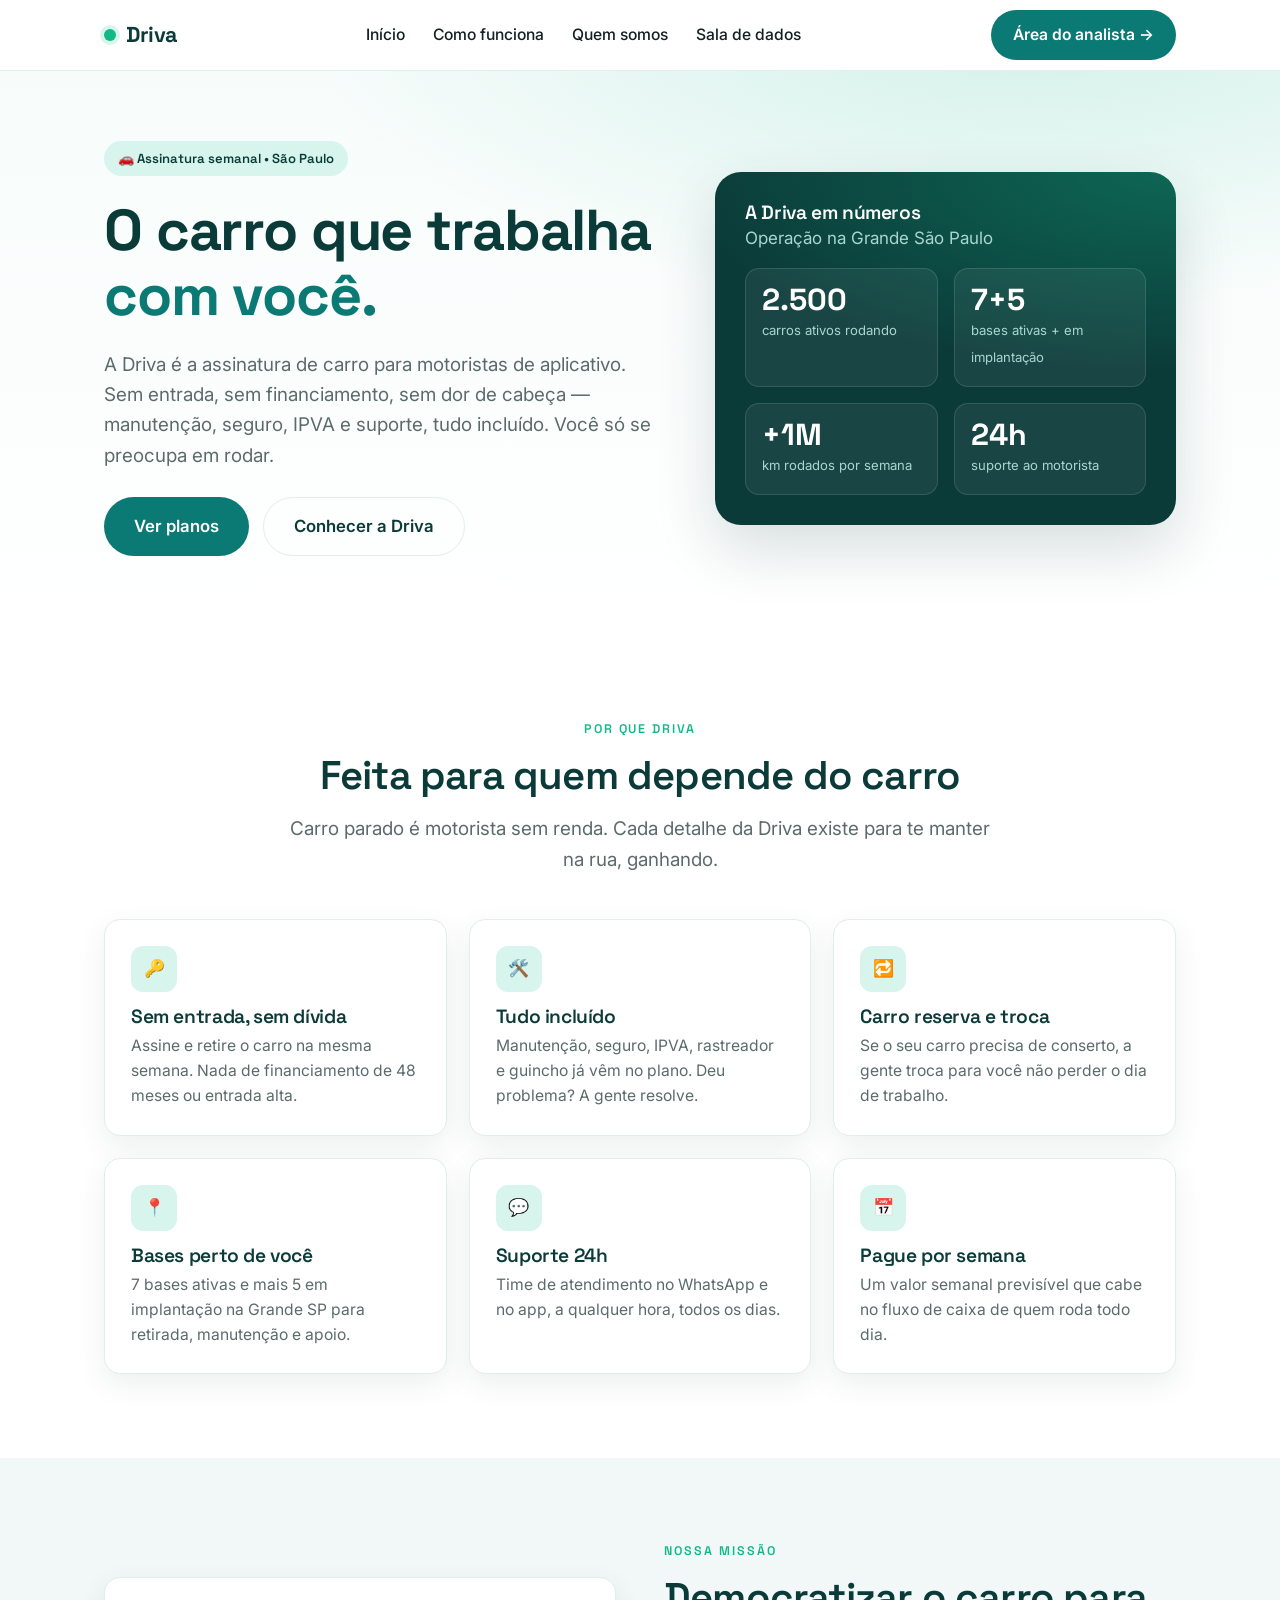
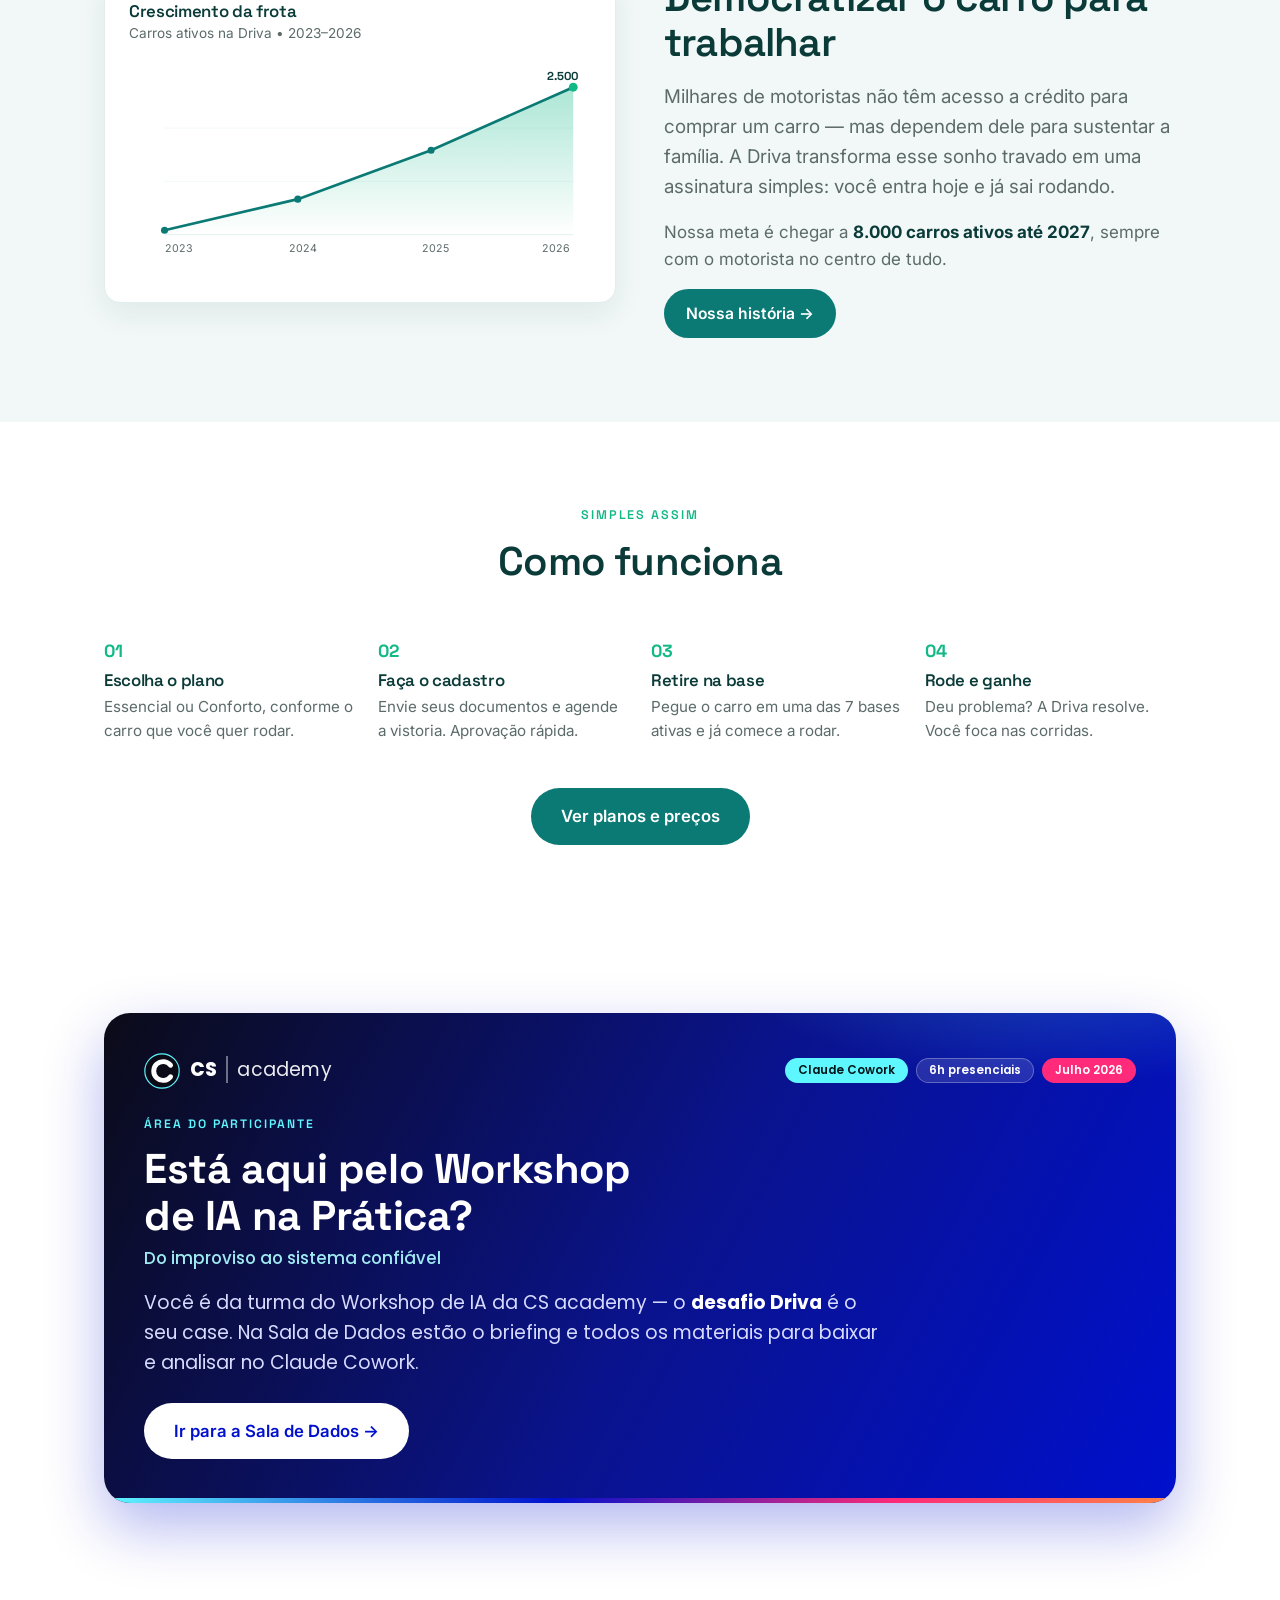
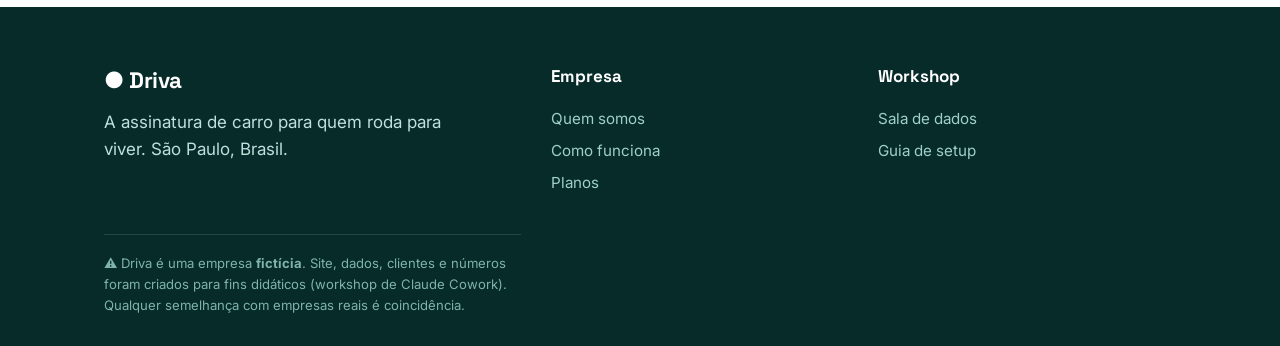
<file: index.html>
<!DOCTYPE html>
<html lang="pt-BR">
<head>
<meta charset="UTF-8">
<meta name="viewport" content="width=device-width, initial-scale=1.0">
<title>Driva — Assinatura de carro para quem roda</title>
<meta name="description" content="Driva: assinatura semanal de carros para motoristas de aplicativo em São Paulo. Sem entrada, tudo incluído.">
<link rel="icon" href="assets/favicon.svg" type="image/svg+xml">
<link rel="preconnect" href="https://fonts.googleapis.com">
<link rel="preconnect" href="https://fonts.gstatic.com" crossorigin>
<link href="https://fonts.googleapis.com/css2?family=Inter:wght@400;500;600;700&family=Space+Grotesk:wght@500;600;700&family=Poppins:wght@400;500;600;700;800&display=swap" rel="stylesheet">
<link rel="stylesheet" href="assets/css/style.css">
<link rel="stylesheet" href="assets/css/cxacademy.css">
</head>
<body>

<nav class="nav">
  <div class="wrap">
    <a class="brand" href="index.html"><span class="dot"></span>Driva</a>
    <div class="nav-links">
      <a href="index.html">Início</a>
      <a href="como-funciona.html">Como funciona</a>
      <a href="quem-somos.html">Quem somos</a>
      <a href="sala-de-dados.html">Sala de dados</a>
    </div>
    <a class="btn" href="sala-de-dados.html">Área do analista →</a>
  </div>
</nav>

<header class="hero">
  <div class="wrap">
    <div>
      <span class="badge">🚗 Assinatura semanal • São Paulo</span>
      <h1>O carro que trabalha <span>com você.</span></h1>
      <p class="lead">A Driva é a assinatura de carro para motoristas de aplicativo. Sem entrada, sem financiamento, sem dor de cabeça — manutenção, seguro, IPVA e suporte, tudo incluído. Você só se preocupa em rodar.</p>
      <div class="cta">
        <a class="btn big" href="como-funciona.html">Ver planos</a>
        <a class="btn big ghost" href="quem-somos.html">Conhecer a Driva</a>
      </div>
    </div>
    <div class="hero-card">
      <h3>A Driva em números</h3>
      <p style="color:#A9D6D0;margin-top:-6px">Operação na Grande São Paulo</p>
      <div class="stat-grid">
        <div class="stat"><b>2.500</b><span>carros ativos rodando</span></div>
        <div class="stat"><b>7+5</b><span>bases ativas + em implantação</span></div>
        <div class="stat"><b>+1M</b><span>km rodados por semana</span></div>
        <div class="stat"><b>24h</b><span>suporte ao motorista</span></div>
      </div>
    </div>
  </div>
</header>

<section class="section">
  <div class="wrap">
    <div class="center" style="margin-bottom:44px">
      <p class="eyebrow">Por que Driva</p>
      <h2>Feita para quem depende do carro</h2>
      <p class="lead">Carro parado é motorista sem renda. Cada detalhe da Driva existe para te manter na rua, ganhando.</p>
    </div>
    <div class="grid g3">
      <div class="card"><div class="ic">🔑</div><h3>Sem entrada, sem dívida</h3><p>Assine e retire o carro na mesma semana. Nada de financiamento de 48 meses ou entrada alta.</p></div>
      <div class="card"><div class="ic">🛠️</div><h3>Tudo incluído</h3><p>Manutenção, seguro, IPVA, rastreador e guincho já vêm no plano. Deu problema? A gente resolve.</p></div>
      <div class="card"><div class="ic">🔁</div><h3>Carro reserva e troca</h3><p>Se o seu carro precisa de conserto, a gente troca para você não perder o dia de trabalho.</p></div>
      <div class="card"><div class="ic">📍</div><h3>Bases perto de você</h3><p>7 bases ativas e mais 5 em implantação na Grande SP para retirada, manutenção e apoio.</p></div>
      <div class="card"><div class="ic">💬</div><h3>Suporte 24h</h3><p>Time de atendimento no WhatsApp e no app, a qualquer hora, todos os dias.</p></div>
      <div class="card"><div class="ic">📅</div><h3>Pague por semana</h3><p>Um valor semanal previsível que cabe no fluxo de caixa de quem roda todo dia.</p></div>
    </div>
  </div>
</section>

<section class="section soft">
  <div class="wrap">
    <div class="grid g2" style="align-items:center;gap:48px">
      <div class="chartcard">
        <h3>Crescimento da frota</h3>
        <p class="cap">Carros ativos na Driva • 2023–2026</p>
        <svg viewBox="0 0 520 240" width="100%" role="img" aria-label="Gráfico de crescimento da frota">
          <defs><linearGradient id="ga" x1="0" x2="0" y1="0" y2="1">
            <stop offset="0" stop-color="#12B886" stop-opacity="0.35"/><stop offset="1" stop-color="#12B886" stop-opacity="0"/>
          </linearGradient></defs>
          <line x1="40" y1="200" x2="500" y2="200" stroke="#E1EEEC"/>
          <line x1="40" y1="140" x2="500" y2="140" stroke="#F1F8F7"/>
          <line x1="40" y1="80" x2="500" y2="80" stroke="#F1F8F7"/>
          <path d="M40 195 L190 160 L340 105 L500 34 L500 200 L40 200 Z" fill="url(#ga)"/>
          <path d="M40 195 L190 160 L340 105 L500 34" fill="none" stroke="#0B7A75" stroke-width="3" stroke-linecap="round"/>
          <circle cx="40" cy="195" r="4" fill="#0B7A75"/><circle cx="190" cy="160" r="4" fill="#0B7A75"/>
          <circle cx="340" cy="105" r="4" fill="#0B7A75"/><circle cx="500" cy="34" r="5" fill="#12B886"/>
          <text x="40" y="220" fill="#5C6B6A" font-size="12" font-family="Inter">2023</text>
          <text x="180" y="220" fill="#5C6B6A" font-size="12" font-family="Inter">2024</text>
          <text x="330" y="220" fill="#5C6B6A" font-size="12" font-family="Inter">2025</text>
          <text x="465" y="220" fill="#5C6B6A" font-size="12" font-family="Inter">2026</text>
          <text x="470" y="26" fill="#0B3B39" font-size="13" font-weight="700" font-family="Space Grotesk">2.500</text>
        </svg>
      </div>
      <div>
        <p class="eyebrow">Nossa missão</p>
        <h2>Democratizar o carro para trabalhar</h2>
        <p class="lead">Milhares de motoristas não têm acesso a crédito para comprar um carro — mas dependem dele para sustentar a família. A Driva transforma esse sonho travado em uma assinatura simples: você entra hoje e já sai rodando.</p>
        <p style="color:var(--muted)">Nossa meta é chegar a <b style="color:var(--teal-dark)">8.000 carros ativos até 2027</b>, sempre com o motorista no centro de tudo.</p>
        <a class="btn" href="quem-somos.html">Nossa história →</a>
      </div>
    </div>
  </div>
</section>

<section class="section">
  <div class="wrap">
    <div class="center" style="margin-bottom:44px">
      <p class="eyebrow">Simples assim</p>
      <h2>Como funciona</h2>
    </div>
    <div class="steps">
      <div class="step"><div class="n"></div><h3>Escolha o plano</h3><p>Essencial ou Conforto, conforme o carro que você quer rodar.</p></div>
      <div class="step"><div class="n"></div><h3>Faça o cadastro</h3><p>Envie seus documentos e agende a vistoria. Aprovação rápida.</p></div>
      <div class="step"><div class="n"></div><h3>Retire na base</h3><p>Pegue o carro em uma das 7 bases ativas e já comece a rodar.</p></div>
      <div class="step"><div class="n"></div><h3>Rode e ganhe</h3><p>Deu problema? A Driva resolve. Você foca nas corridas.</p></div>
    </div>
    <div class="center" style="margin-top:44px">
      <a class="btn big" href="como-funciona.html">Ver planos e preços</a>
    </div>
  </div>
</section>

<section class="section">
  <div class="wrap">
    <div class="cxa-band">
      <div class="cxa-top">
        <span class="cxa-logo">
          <svg viewBox="0 0 44 44" fill="none" xmlns="http://www.w3.org/2000/svg" aria-hidden="true">
            <circle cx="22" cy="22" r="21" fill="#0B0B18" stroke="#5FF7FF" stroke-width="1.4"/>
            <path d="M32.5 15 A11.5 11.5 0 1 0 32.5 29" fill="none" stroke="#fff" stroke-width="6" stroke-linecap="round"/>
          </svg>
          <span class="wm">CS<span class="lt">academy</span></span>
        </span>
        <div class="cxa-pills">
          <span class="pill pill-cyan">Claude Cowork</span>
          <span class="pill pill-ghost">6h presenciais</span>
          <span class="pill pill-mag">Julho 2026</span>
        </div>
      </div>
      <p class="eyebrow">Área do participante</p>
      <h2>Está aqui pelo Workshop de IA na Prática?</h2>
      <p class="cxa-tag">Do improviso ao sistema confiável</p>
      <p class="lead">Você é da turma do Workshop de IA da CS academy — o <b style="color:#fff">desafio Driva</b> é o seu case. Na Sala de Dados estão o briefing e todos os materiais para baixar e analisar no Claude Cowork.</p>
      <a class="btn big light" href="sala-de-dados.html">Ir para a Sala de Dados →</a>
      <span class="cxa-accent"></span>
    </div>
  </div>
</section>

<footer class="foot">
  <div class="wrap">
    <div>
      <div class="brand" style="font-family:var(--display);font-weight:700;font-size:1.4rem">● Driva</div>
      <p style="max-width:34ch;margin-top:10px">A assinatura de carro para quem roda para viver. São Paulo, Brasil.</p>
    </div>
    <div><h4>Empresa</h4><a href="quem-somos.html">Quem somos</a><a href="como-funciona.html">Como funciona</a><a href="como-funciona.html">Planos</a></div>
    <div><h4>Workshop</h4><a href="sala-de-dados.html">Sala de dados</a><a href="setup.html">Guia de setup</a></div>
  </div>
  <div class="wrap"><div class="disc">⚠️ Driva é uma empresa <b>fictícia</b>. Site, dados, clientes e números foram criados para fins didáticos (workshop de Claude Cowork). Qualquer semelhança com empresas reais é coincidência.</div></div>
</footer>

</body>
</html>
</file>
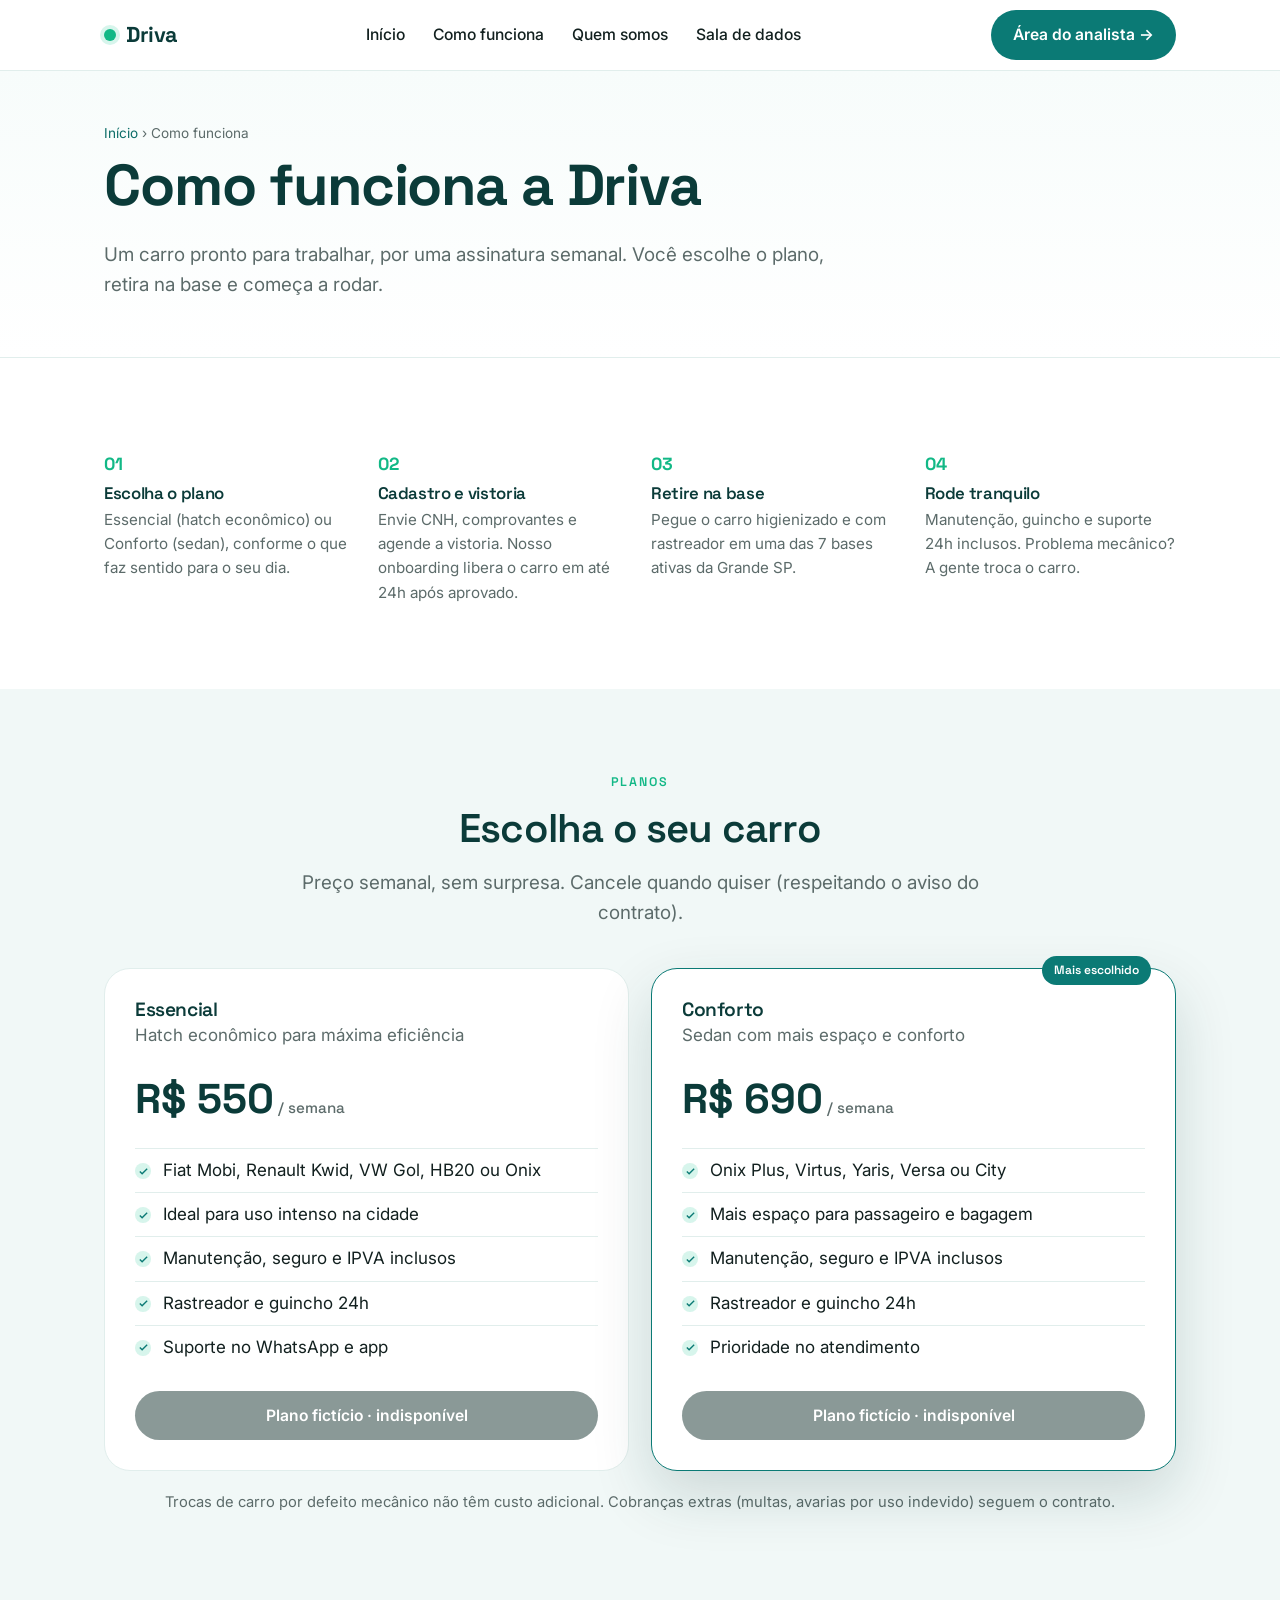
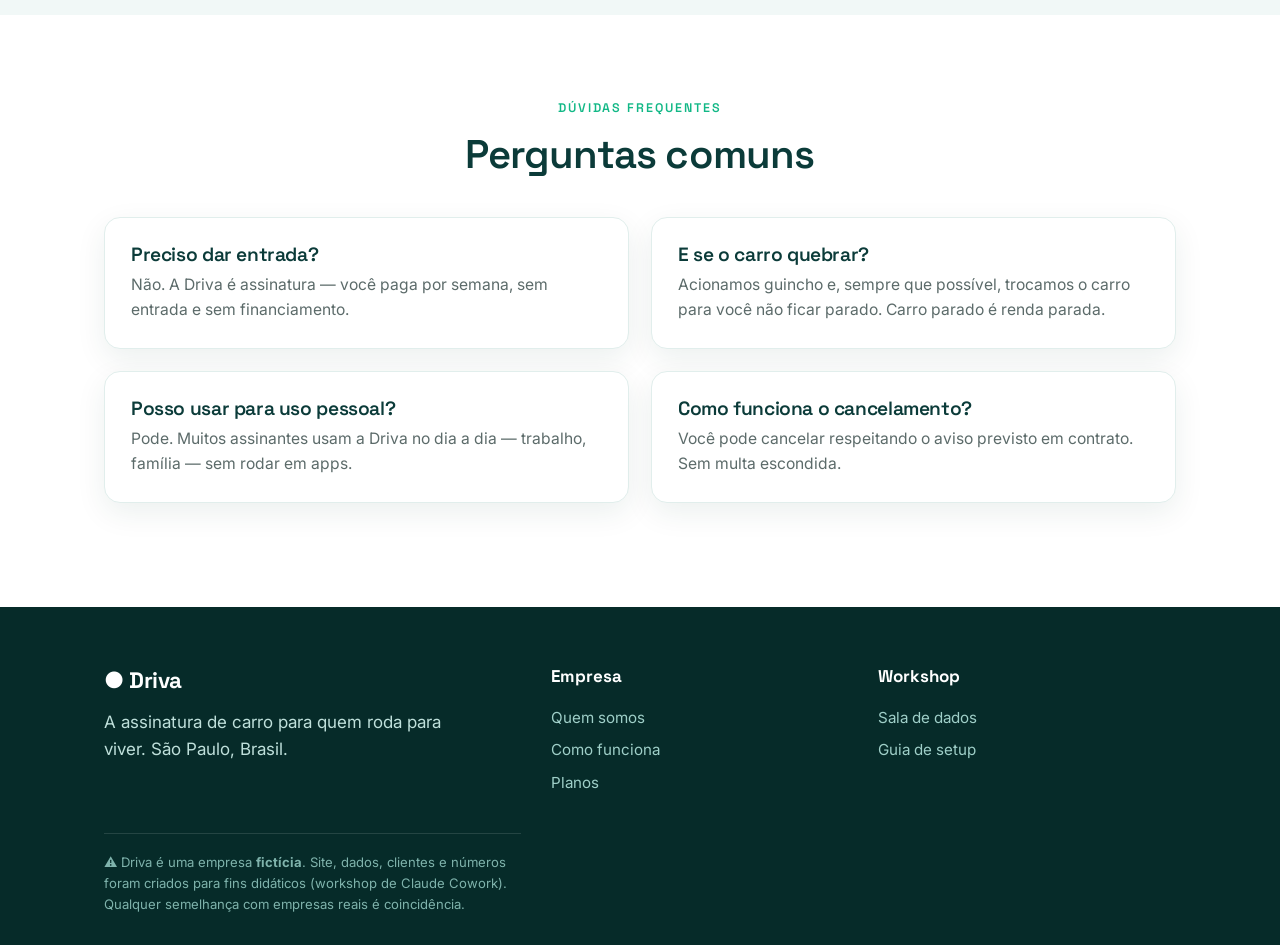
<file: como-funciona.html>
<!DOCTYPE html>
<html lang="pt-BR">
<head>
<meta charset="UTF-8">
<meta name="viewport" content="width=device-width, initial-scale=1.0">
<title>Como funciona e planos — Driva</title>
<link rel="icon" href="assets/favicon.svg" type="image/svg+xml">
<link rel="preconnect" href="https://fonts.googleapis.com">
<link rel="preconnect" href="https://fonts.gstatic.com" crossorigin>
<link href="https://fonts.googleapis.com/css2?family=Inter:wght@400;500;600;700&family=Space+Grotesk:wght@500;600;700&display=swap" rel="stylesheet">
<link rel="stylesheet" href="assets/css/style.css">
</head>
<body>

<nav class="nav">
  <div class="wrap">
    <a class="brand" href="index.html"><span class="dot"></span>Driva</a>
    <div class="nav-links">
      <a href="index.html">Início</a>
      <a href="como-funciona.html">Como funciona</a>
      <a href="quem-somos.html">Quem somos</a>
      <a href="sala-de-dados.html">Sala de dados</a>
    </div>
    <a class="btn" href="sala-de-dados.html">Área do analista →</a>
  </div>
</nav>

<header class="phead">
  <div class="wrap">
    <p class="crumb"><a href="index.html">Início</a> › Como funciona</p>
    <h1>Como funciona a Driva</h1>
    <p class="lead">Um carro pronto para trabalhar, por uma assinatura semanal. Você escolhe o plano, retira na base e começa a rodar.</p>
  </div>
</header>

<section class="section">
  <div class="wrap">
    <div class="steps">
      <div class="step"><div class="n"></div><h3>Escolha o plano</h3><p>Essencial (hatch econômico) ou Conforto (sedan), conforme o que faz sentido para o seu dia.</p></div>
      <div class="step"><div class="n"></div><h3>Cadastro e vistoria</h3><p>Envie CNH, comprovantes e agende a vistoria. Nosso onboarding libera o carro em até 24h após aprovado.</p></div>
      <div class="step"><div class="n"></div><h3>Retire na base</h3><p>Pegue o carro higienizado e com rastreador em uma das 7 bases ativas da Grande SP.</p></div>
      <div class="step"><div class="n"></div><h3>Rode tranquilo</h3><p>Manutenção, guincho e suporte 24h inclusos. Problema mecânico? A gente troca o carro.</p></div>
    </div>
  </div>
</section>

<section class="section soft">
  <div class="wrap">
    <div class="center" style="margin-bottom:40px">
      <p class="eyebrow">Planos</p>
      <h2>Escolha o seu carro</h2>
      <p class="lead" style="margin-inline:auto">Preço semanal, sem surpresa. Cancele quando quiser (respeitando o aviso do contrato).</p>
    </div>
    <div class="price">
      <div class="plan">
        <h3>Essencial</h3>
        <p style="color:var(--muted);margin-top:-6px">Hatch econômico para máxima eficiência</p>
        <div class="amt">R$ 550<small> / semana</small></div>
        <ul>
          <li>Fiat Mobi, Renault Kwid, VW Gol, HB20 ou Onix</li>
          <li>Ideal para uso intenso na cidade</li>
          <li>Manutenção, seguro e IPVA inclusos</li>
          <li>Rastreador e guincho 24h</li>
          <li>Suporte no WhatsApp e app</li>
        </ul>
        <span class="btn disabled" style="margin-top:22px;width:100%;justify-content:center" aria-disabled="true">Plano fictício · indisponível</span>
      </div>
      <div class="plan featured">
        <span class="tag">Mais escolhido</span>
        <h3>Conforto</h3>
        <p style="color:var(--muted);margin-top:-6px">Sedan com mais espaço e conforto</p>
        <div class="amt">R$ 690<small> / semana</small></div>
        <ul>
          <li>Onix Plus, Virtus, Yaris, Versa ou City</li>
          <li>Mais espaço para passageiro e bagagem</li>
          <li>Manutenção, seguro e IPVA inclusos</li>
          <li>Rastreador e guincho 24h</li>
          <li>Prioridade no atendimento</li>
        </ul>
        <span class="btn disabled" style="margin-top:22px;width:100%;justify-content:center" aria-disabled="true">Plano fictício · indisponível</span>
      </div>
    </div>
    <p class="center" style="color:var(--muted);margin-top:20px;font-size:.92rem">Trocas de carro por defeito mecânico não têm custo adicional. Cobranças extras (multas, avarias por uso indevido) seguem o contrato.</p>
  </div>
</section>

<section class="section">
  <div class="wrap">
    <div class="center" style="margin-bottom:40px"><p class="eyebrow">Dúvidas frequentes</p><h2>Perguntas comuns</h2></div>
    <div class="grid g2">
      <div class="card"><h3>Preciso dar entrada?</h3><p>Não. A Driva é assinatura — você paga por semana, sem entrada e sem financiamento.</p></div>
      <div class="card"><h3>E se o carro quebrar?</h3><p>Acionamos guincho e, sempre que possível, trocamos o carro para você não ficar parado. Carro parado é renda parada.</p></div>
      <div class="card"><h3>Posso usar para uso pessoal?</h3><p>Pode. Muitos assinantes usam a Driva no dia a dia — trabalho, família — sem rodar em apps.</p></div>
      <div class="card"><h3>Como funciona o cancelamento?</h3><p>Você pode cancelar respeitando o aviso previsto em contrato. Sem multa escondida.</p></div>
    </div>
  </div>
</section>

<footer class="foot">
  <div class="wrap">
    <div>
      <div class="brand" style="font-family:var(--display);font-weight:700;font-size:1.4rem">● Driva</div>
      <p style="max-width:34ch;margin-top:10px">A assinatura de carro para quem roda para viver. São Paulo, Brasil.</p>
    </div>
    <div><h4>Empresa</h4><a href="quem-somos.html">Quem somos</a><a href="como-funciona.html">Como funciona</a><a href="como-funciona.html">Planos</a></div>
    <div><h4>Workshop</h4><a href="sala-de-dados.html">Sala de dados</a><a href="setup.html">Guia de setup</a></div>
  </div>
  <div class="wrap"><div class="disc">⚠️ Driva é uma empresa <b>fictícia</b>. Site, dados, clientes e números foram criados para fins didáticos (workshop de Claude Cowork). Qualquer semelhança com empresas reais é coincidência.</div></div>
</footer>

</body>
</html>
</file>
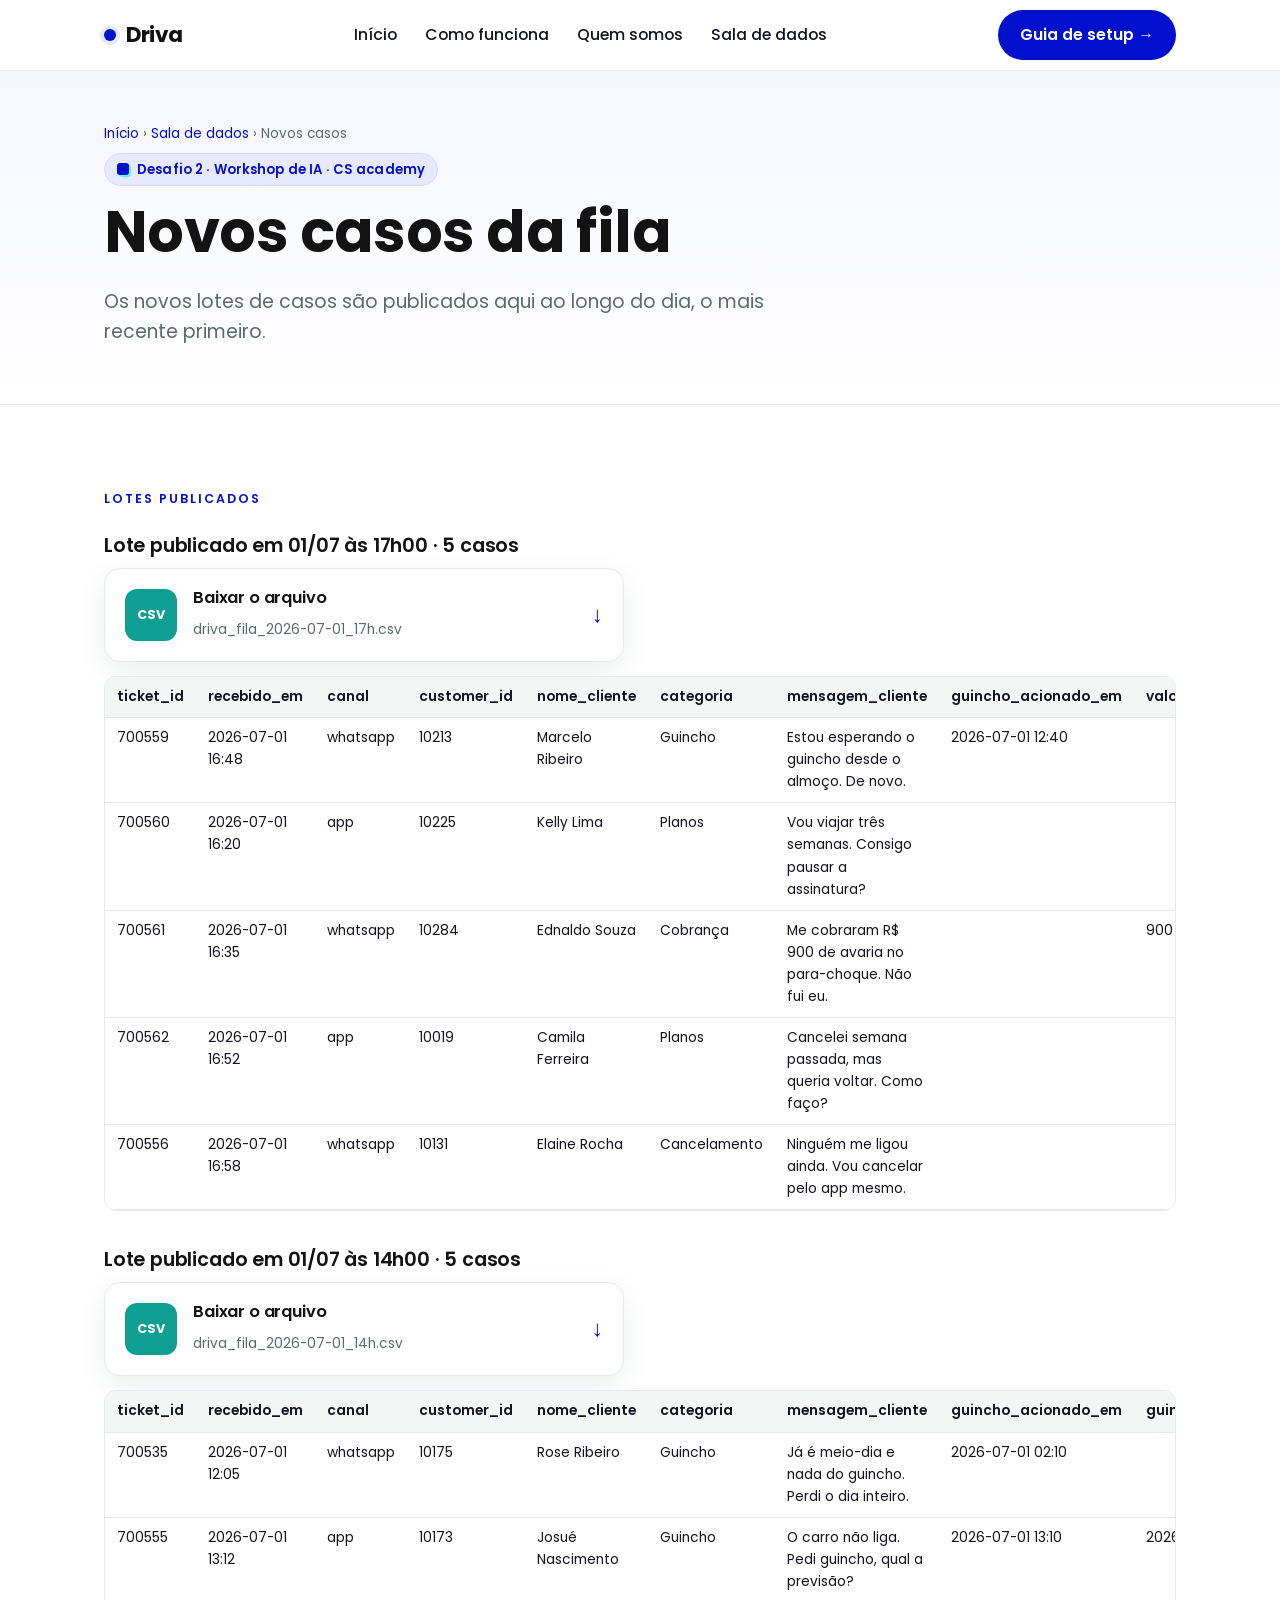
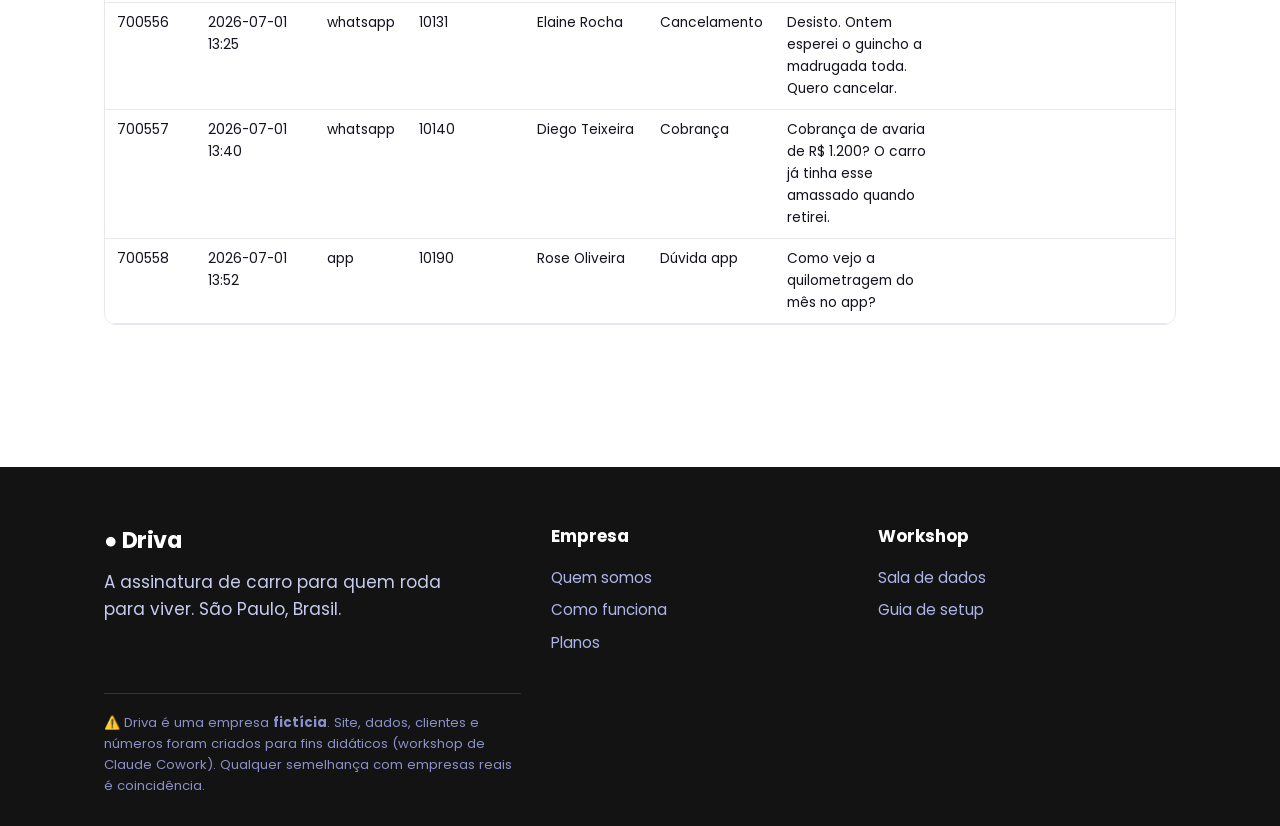
<file: fila-nova.html>
<!DOCTYPE html>
<html lang="pt-BR">
<head>
<meta charset="UTF-8">
<meta name="viewport" content="width=device-width, initial-scale=1.0">
<meta name="robots" content="noindex">
<title>Desafio 2 · Novos casos — Desafio Driva</title>
<link rel="icon" href="assets/favicon.svg" type="image/svg+xml">
<link rel="preconnect" href="https://fonts.googleapis.com">
<link rel="preconnect" href="https://fonts.gstatic.com" crossorigin>
<link href="https://fonts.googleapis.com/css2?family=Inter:wght@400;500;600;700&family=Space+Grotesk:wght@500;600;700&family=Poppins:wght@400;500;600;700;800&display=swap" rel="stylesheet">
<link rel="stylesheet" href="assets/css/style.css">
<link rel="stylesheet" href="assets/css/cxacademy.css">
<style>
body.cxa,body.cxa h1,body.cxa h2,body.cxa h3,body.cxa .eyebrow,body.cxa .lead,body.cxa .dl p{font-family:'Poppins',-apple-system,BlinkMacSystemFont,'Segoe UI',sans-serif}
.copy{font-family:'Poppins',sans-serif;border:0;border-radius:10px;padding:9px 16px;font-weight:600;cursor:pointer;background:var(--teal);color:#fff;font-size:.92rem;min-height:40px;flex:0 0 auto}
.copy.done{background:#1e8e5a}
.chat{background:#fff;border:1px solid var(--line);border-radius:var(--radius);padding:18px;box-shadow:var(--shadow)}
.chat .who{font-size:.82rem;color:var(--muted);margin-bottom:10px}
.chat .who b{color:var(--teal-dark)}
.lote{margin:26px 0 38px}.lote h3{margin:0 0 12px}.lote .dl{max-width:520px}
.tbl{overflow-x:auto;margin-top:14px;border:1px solid var(--line);border-radius:12px;background:#fff}
.tbl table{border-collapse:collapse;width:100%;font-size:.86rem}
.tbl th,.tbl td{padding:9px 12px;border-bottom:1px solid var(--line);text-align:left;vertical-align:top}
.tbl th{background:#F3F6F5;font-weight:600;white-space:nowrap}
.tbl td{min-width:90px}
.chat p{background:#EEF7F5;border-radius:14px 14px 14px 4px;padding:10px 14px;margin:0 0 8px;max-width:640px}
@media(max-width:700px){.dl-grid{grid-template-columns:1fr}</style>
</head>
<body class="cxa">
<nav class="nav">
  <div class="wrap">
    <a class="brand" href="index.html"><span class="dot"></span>Driva</a>
    <div class="nav-links">
      <a href="index.html">Início</a>
      <a href="como-funciona.html">Como funciona</a>
      <a href="quem-somos.html">Quem somos</a>
      <a href="sala-de-dados.html">Sala de dados</a>
    </div>
    <a class="btn" href="setup.html">Guia de setup →</a>
  </div>
</nav>
<header class="phead"><div class="wrap">
<p class="crumb"><a href="index.html">Início</a> › <a href="sala-de-dados.html">Sala de dados</a> › Novos casos</p>
<span class="cxa-badge"><span class="sq"></span>Desafio 2 · Workshop de IA · CS academy</span>
<h1 style="margin-top:14px">Novos casos da fila</h1>
<p class="lead">Os novos lotes de casos são publicados aqui ao longo do dia, o mais recente primeiro.</p></div></header>
<section class="section"><div class="wrap">
<p class="eyebrow">Lotes publicados</p>
<div id="lotes">
<div class="lote"><h3>Lote publicado em 01/07 às 17h00 · 5 casos</h3>
<a class="dl" href="downloads/driva_fila_2026-07-01_17h.csv" download><div class="ft" style="background:#0e9f92">CSV</div><div><h3>Baixar o arquivo</h3><p>driva_fila_2026-07-01_17h.csv</p></div><div class="go">↓</div></a>
<div class="tbl"><table><thead><tr><th>ticket_id</th><th>recebido_em</th><th>canal</th><th>customer_id</th><th>nome_cliente</th><th>categoria</th><th>mensagem_cliente</th><th>guincho_acionado_em</th><th>valor_contestado_reais</th></tr></thead><tbody><tr><td>700559</td><td>2026-07-01 16:48</td><td>whatsapp</td><td>10213</td><td>Marcelo Ribeiro</td><td>Guincho</td><td>Estou esperando o guincho desde o almoço. De novo.</td><td>2026-07-01 12:40</td><td></td></tr><tr><td>700560</td><td>2026-07-01 16:20</td><td>app</td><td>10225</td><td>Kelly Lima</td><td>Planos</td><td>Vou viajar três semanas. Consigo pausar a assinatura?</td><td></td><td></td></tr><tr><td>700561</td><td>2026-07-01 16:35</td><td>whatsapp</td><td>10284</td><td>Ednaldo Souza</td><td>Cobrança</td><td>Me cobraram R$ 900 de avaria no para-choque. Não fui eu.</td><td></td><td>900</td></tr><tr><td>700562</td><td>2026-07-01 16:52</td><td>app</td><td>10019</td><td>Camila Ferreira</td><td>Planos</td><td>Cancelei semana passada, mas queria voltar. Como faço?</td><td></td><td></td></tr><tr><td>700556</td><td>2026-07-01 16:58</td><td>whatsapp</td><td>10131</td><td>Elaine Rocha</td><td>Cancelamento</td><td>Ninguém me ligou ainda. Vou cancelar pelo app mesmo.</td><td></td><td></td></tr></tbody></table></div></div>
<div class="lote"><h3>Lote publicado em 01/07 às 14h00 · 5 casos</h3>
<a class="dl" href="downloads/driva_fila_2026-07-01_14h.csv" download><div class="ft" style="background:#0e9f92">CSV</div><div><h3>Baixar o arquivo</h3><p>driva_fila_2026-07-01_14h.csv</p></div><div class="go">↓</div></a>
<div class="tbl"><table><thead><tr><th>ticket_id</th><th>recebido_em</th><th>canal</th><th>customer_id</th><th>nome_cliente</th><th>categoria</th><th>mensagem_cliente</th><th>guincho_acionado_em</th><th>guincho_enviado_em</th><th>valor_contestado_reais</th></tr></thead><tbody><tr><td>700535</td><td>2026-07-01 12:05</td><td>whatsapp</td><td>10175</td><td>Rose Ribeiro</td><td>Guincho</td><td>Já é meio-dia e nada do guincho. Perdi o dia inteiro.</td><td>2026-07-01 02:10</td><td></td><td></td></tr><tr><td>700555</td><td>2026-07-01 13:12</td><td>app</td><td>10173</td><td>Josué Nascimento</td><td>Guincho</td><td>O carro não liga. Pedi guincho, qual a previsão?</td><td>2026-07-01 13:10</td><td>2026-07-01 13:38</td><td></td></tr><tr><td>700556</td><td>2026-07-01 13:25</td><td>whatsapp</td><td>10131</td><td>Elaine Rocha</td><td>Cancelamento</td><td>Desisto. Ontem esperei o guincho a madrugada toda. Quero cancelar.</td><td></td><td></td><td></td></tr><tr><td>700557</td><td>2026-07-01 13:40</td><td>whatsapp</td><td>10140</td><td>Diego Teixeira</td><td>Cobrança</td><td>Cobrança de avaria de R$ 1.200? O carro já tinha esse amassado quando retirei.</td><td></td><td></td><td>1200</td></tr><tr><td>700558</td><td>2026-07-01 13:52</td><td>app</td><td>10190</td><td>Rose Oliveira</td><td>Dúvida app</td><td>Como vejo a quilometragem do mês no app?</td><td></td><td></td><td></td></tr></tbody></table></div></div>
</div>
</div></section>

<footer class="foot">
  <div class="wrap">
    <div>
      <div class="brand" style="font-family:var(--display);font-weight:700;font-size:1.4rem">● Driva</div>
      <p style="max-width:34ch;margin-top:10px">A assinatura de carro para quem roda para viver. São Paulo, Brasil.</p>
    </div>
    <div><h4>Empresa</h4><a href="quem-somos.html">Quem somos</a><a href="como-funciona.html">Como funciona</a><a href="como-funciona.html">Planos</a></div>
    <div><h4>Workshop</h4><a href="sala-de-dados.html">Sala de dados</a><a href="setup.html">Guia de setup</a></div>
  </div>
  <div class="wrap"><div class="disc">⚠️ Driva é uma empresa <b>fictícia</b>. Site, dados, clientes e números foram criados para fins didáticos (workshop de Claude Cowork). Qualquer semelhança com empresas reais é coincidência.</div></div>
</footer>
<script>
document.querySelectorAll('.copy').forEach(function(b){b.addEventListener('click',function(){
  var t=document.getElementById(b.dataset.t).textContent;
  function ok(){b.textContent='Copiado ✓';b.classList.add('done');setTimeout(function(){b.textContent='Copiar';b.classList.remove('done')},2000)}
  function fb(){var a=document.createElement('textarea');a.value=t;a.style.position='fixed';a.style.opacity='0';document.body.appendChild(a);a.select();try{document.execCommand('copy');ok()}catch(e){b.textContent='Selecione e copie'}document.body.removeChild(a)}
  if(navigator.clipboard&&window.isSecureContext){navigator.clipboard.writeText(t).then(ok,fb)}else{fb()}
})});
</script>
</body>
</html>
</file>
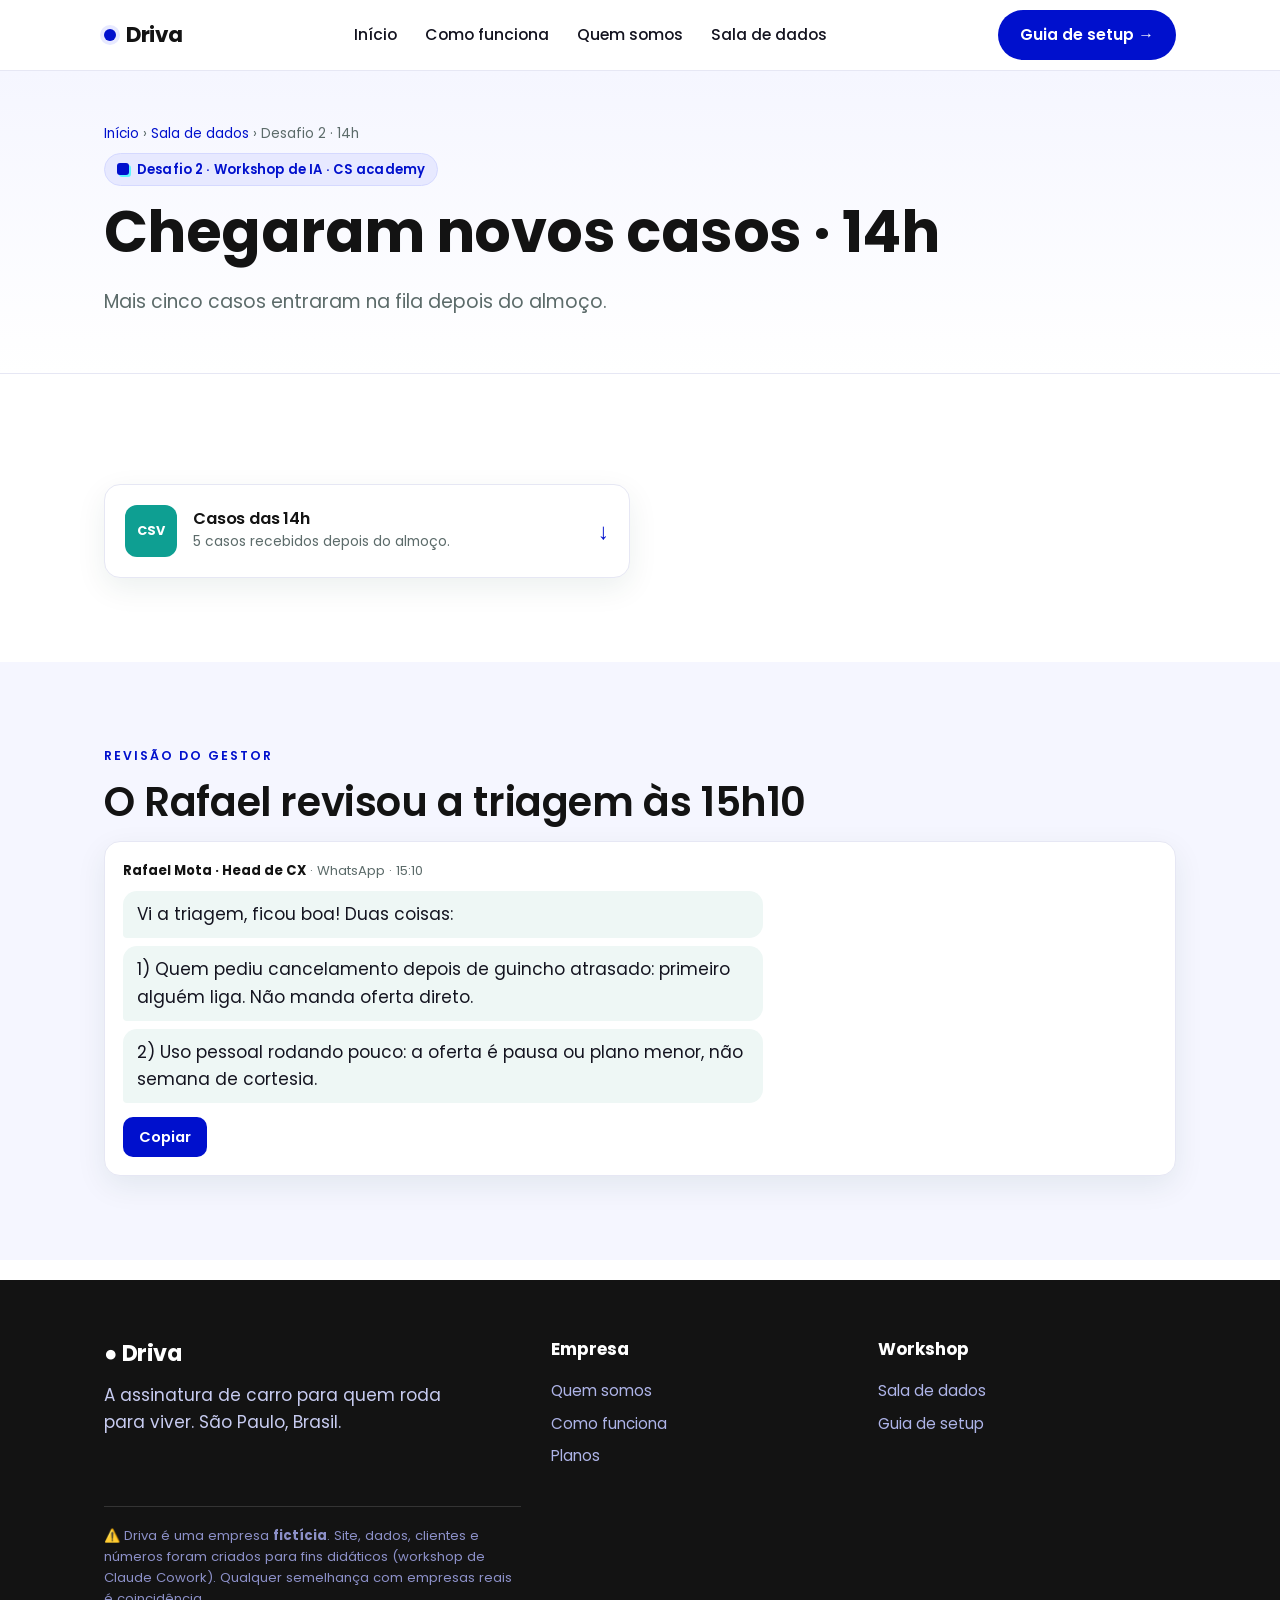
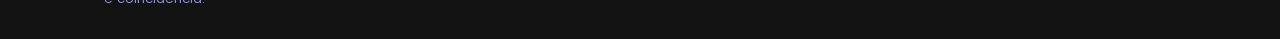
<file: fila-tarde.html>
<!DOCTYPE html>
<html lang="pt-BR">
<head>
<meta charset="UTF-8">
<meta name="viewport" content="width=device-width, initial-scale=1.0">
<meta name="robots" content="noindex">
<title>Desafio 2 · Casos das 14h — Desafio Driva</title>
<link rel="icon" href="assets/favicon.svg" type="image/svg+xml">
<link rel="preconnect" href="https://fonts.googleapis.com">
<link rel="preconnect" href="https://fonts.gstatic.com" crossorigin>
<link href="https://fonts.googleapis.com/css2?family=Inter:wght@400;500;600;700&family=Space+Grotesk:wght@500;600;700&family=Poppins:wght@400;500;600;700;800&display=swap" rel="stylesheet">
<link rel="stylesheet" href="assets/css/style.css">
<link rel="stylesheet" href="assets/css/cxacademy.css">
<style>
body.cxa,body.cxa h1,body.cxa h2,body.cxa h3,body.cxa .eyebrow,body.cxa .lead,body.cxa .dl p{font-family:'Poppins',-apple-system,BlinkMacSystemFont,'Segoe UI',sans-serif}
.copy{font-family:'Poppins',sans-serif;border:0;border-radius:10px;padding:9px 16px;font-weight:600;cursor:pointer;background:var(--teal);color:#fff;font-size:.92rem;min-height:40px;flex:0 0 auto}
.copy.done{background:#1e8e5a}
.chat{background:#fff;border:1px solid var(--line);border-radius:var(--radius);padding:18px;box-shadow:var(--shadow)}
.chat .who{font-size:.82rem;color:var(--muted);margin-bottom:10px}
.chat .who b{color:var(--teal-dark)}
.chat p{background:#EEF7F5;border-radius:14px 14px 14px 4px;padding:10px 14px;margin:0 0 8px;max-width:640px}
@media(max-width:700px){.dl-grid{grid-template-columns:1fr}</style>
</head>
<body class="cxa">
<nav class="nav">
  <div class="wrap">
    <a class="brand" href="index.html"><span class="dot"></span>Driva</a>
    <div class="nav-links">
      <a href="index.html">Início</a>
      <a href="como-funciona.html">Como funciona</a>
      <a href="quem-somos.html">Quem somos</a>
      <a href="sala-de-dados.html">Sala de dados</a>
    </div>
    <a class="btn" href="setup.html">Guia de setup →</a>
  </div>
</nav>
<header class="phead"><div class="wrap">
<p class="crumb"><a href="index.html">Início</a> › <a href="sala-de-dados.html">Sala de dados</a> › Desafio 2 · 14h</p>
<span class="cxa-badge"><span class="sq"></span>Desafio 2 · Workshop de IA · CS academy</span>
<h1 style="margin-top:14px">Chegaram novos casos · 14h</h1>
<p class="lead">Mais cinco casos entraram na fila depois do almoço.</p></div></header>
<section class="section"><div class="wrap">
<div class="dl-grid">
<a class="dl" href="downloads/driva_fila_2026-07-01_14h.csv" download><div class="ft" style="background:#0e9f92">CSV</div><div><h3>Casos das 14h</h3><p>5 casos recebidos depois do almoço.</p></div><div class="go">↓</div></a>
</div>
</div></section>

<section class="section soft"><div class="wrap">
<p class="eyebrow">Revisão do gestor</p><h2>O Rafael revisou a triagem às 15h10</h2>
<div class="chat"><div class="who"><b>Rafael Mota · Head de CX</b> · WhatsApp · 15:10</div><p>Vi a triagem, ficou boa! Duas coisas:</p><p>1) Quem pediu cancelamento depois de guincho atrasado: primeiro alguém liga. Não manda oferta direto.</p><p>2) Uso pessoal rodando pouco: a oferta é pausa ou plano menor, não semana de cortesia.</p>
<pre id="rafael-tarde" hidden>Vi a triagem, ficou boa! Duas coisas:
1) Quem pediu cancelamento depois de guincho atrasado: primeiro alguém liga. Não manda oferta direto.
2) Uso pessoal rodando pouco: a oferta é pausa ou plano menor, não semana de cortesia.</pre><button class="copy" type="button" data-t="rafael-tarde" style="margin-top:6px">Copiar</button></div>
</div></section>

<footer class="foot">
  <div class="wrap">
    <div>
      <div class="brand" style="font-family:var(--display);font-weight:700;font-size:1.4rem">● Driva</div>
      <p style="max-width:34ch;margin-top:10px">A assinatura de carro para quem roda para viver. São Paulo, Brasil.</p>
    </div>
    <div><h4>Empresa</h4><a href="quem-somos.html">Quem somos</a><a href="como-funciona.html">Como funciona</a><a href="como-funciona.html">Planos</a></div>
    <div><h4>Workshop</h4><a href="sala-de-dados.html">Sala de dados</a><a href="setup.html">Guia de setup</a></div>
  </div>
  <div class="wrap"><div class="disc">⚠️ Driva é uma empresa <b>fictícia</b>. Site, dados, clientes e números foram criados para fins didáticos (workshop de Claude Cowork). Qualquer semelhança com empresas reais é coincidência.</div></div>
</footer>
<script>
document.querySelectorAll('.copy').forEach(function(b){b.addEventListener('click',function(){
  var t=document.getElementById(b.dataset.t).textContent;
  function ok(){b.textContent='Copiado ✓';b.classList.add('done');setTimeout(function(){b.textContent='Copiar';b.classList.remove('done')},2000)}
  function fb(){var a=document.createElement('textarea');a.value=t;a.style.position='fixed';a.style.opacity='0';document.body.appendChild(a);a.select();try{document.execCommand('copy');ok()}catch(e){b.textContent='Selecione e copie'}document.body.removeChild(a)}
  if(navigator.clipboard&&window.isSecureContext){navigator.clipboard.writeText(t).then(ok,fb)}else{fb()}
})});
</script>
</body>
</html>
</file>
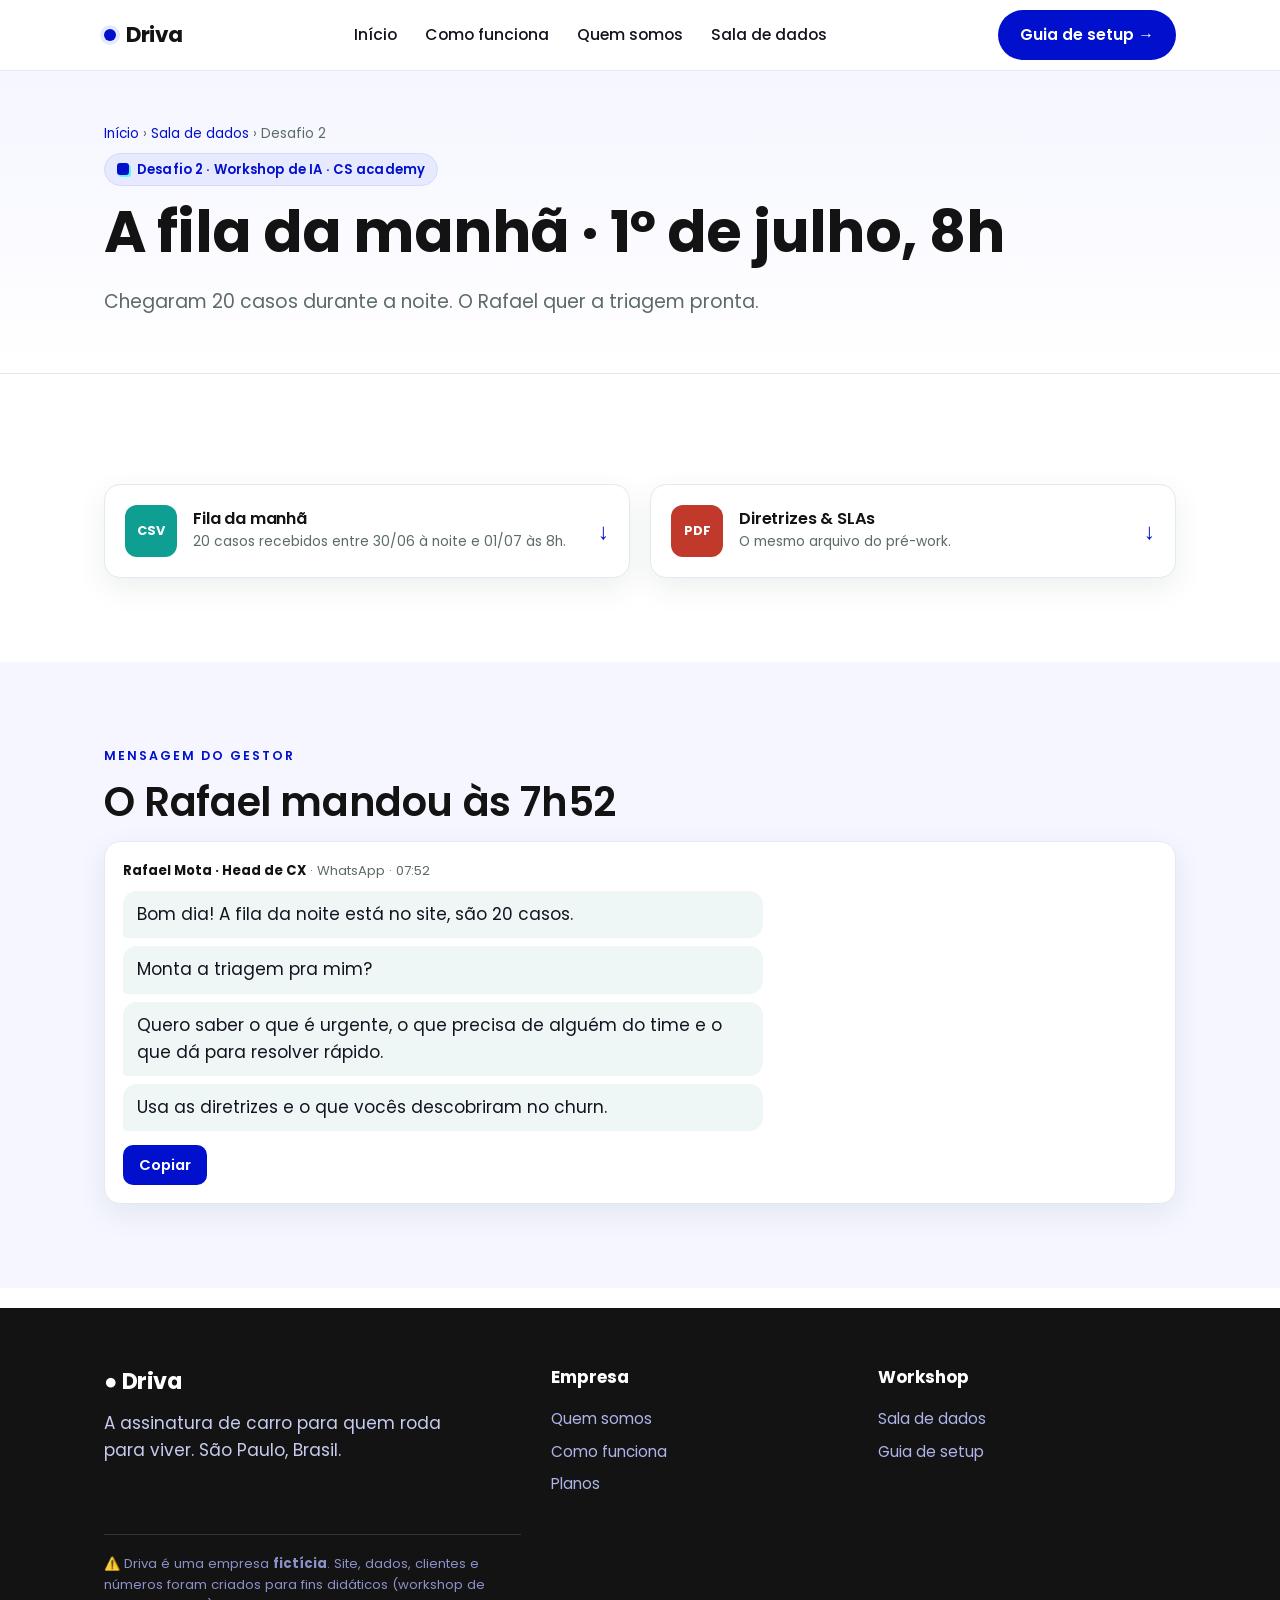
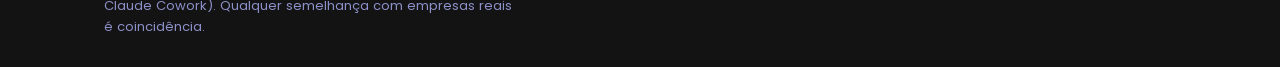
<file: fila.html>
<!DOCTYPE html>
<html lang="pt-BR">
<head>
<meta charset="UTF-8">
<meta name="viewport" content="width=device-width, initial-scale=1.0">
<meta name="robots" content="noindex">
<title>Desafio 2 · Fila da manhã — Desafio Driva</title>
<link rel="icon" href="assets/favicon.svg" type="image/svg+xml">
<link rel="preconnect" href="https://fonts.googleapis.com">
<link rel="preconnect" href="https://fonts.gstatic.com" crossorigin>
<link href="https://fonts.googleapis.com/css2?family=Inter:wght@400;500;600;700&family=Space+Grotesk:wght@500;600;700&family=Poppins:wght@400;500;600;700;800&display=swap" rel="stylesheet">
<link rel="stylesheet" href="assets/css/style.css">
<link rel="stylesheet" href="assets/css/cxacademy.css">
<style>
body.cxa,body.cxa h1,body.cxa h2,body.cxa h3,body.cxa .eyebrow,body.cxa .lead,body.cxa .dl p{font-family:'Poppins',-apple-system,BlinkMacSystemFont,'Segoe UI',sans-serif}
.copy{font-family:'Poppins',sans-serif;border:0;border-radius:10px;padding:9px 16px;font-weight:600;cursor:pointer;background:var(--teal);color:#fff;font-size:.92rem;min-height:40px;flex:0 0 auto}
.copy.done{background:#1e8e5a}
.chat{background:#fff;border:1px solid var(--line);border-radius:var(--radius);padding:18px;box-shadow:var(--shadow)}
.chat .who{font-size:.82rem;color:var(--muted);margin-bottom:10px}
.chat .who b{color:var(--teal-dark)}
.lote{margin:26px 0 38px}.lote h3{margin:0 0 12px}.lote .dl{max-width:520px}
.tbl{overflow-x:auto;margin-top:14px;border:1px solid var(--line);border-radius:12px;background:#fff}
.tbl table{border-collapse:collapse;width:100%;font-size:.86rem}
.tbl th,.tbl td{padding:9px 12px;border-bottom:1px solid var(--line);text-align:left;vertical-align:top}
.tbl th{background:#F3F6F5;font-weight:600;white-space:nowrap}
.tbl td{min-width:90px}
.chat p{background:#EEF7F5;border-radius:14px 14px 14px 4px;padding:10px 14px;margin:0 0 8px;max-width:640px}
@media(max-width:700px){.dl-grid{grid-template-columns:1fr}</style>
</head>
<body class="cxa">
<nav class="nav">
  <div class="wrap">
    <a class="brand" href="index.html"><span class="dot"></span>Driva</a>
    <div class="nav-links">
      <a href="index.html">Início</a>
      <a href="como-funciona.html">Como funciona</a>
      <a href="quem-somos.html">Quem somos</a>
      <a href="sala-de-dados.html">Sala de dados</a>
    </div>
    <a class="btn" href="setup.html">Guia de setup →</a>
  </div>
</nav>
<header class="phead"><div class="wrap">
<p class="crumb"><a href="index.html">Início</a> › <a href="sala-de-dados.html">Sala de dados</a> › Desafio 2</p>
<span class="cxa-badge"><span class="sq"></span>Desafio 2 · Workshop de IA · CS academy</span>
<h1 style="margin-top:14px">A fila da manhã · 1º de julho, 8h</h1>
<p class="lead">Chegaram 20 casos durante a noite. O Rafael quer a triagem pronta.</p></div></header>
<section class="section"><div class="wrap">
<div class="dl-grid">
<a class="dl" href="downloads/driva_fila_2026-07-01.csv" download><div class="ft" style="background:#0e9f92">CSV</div><div><h3>Fila da manhã</h3><p>20 casos recebidos entre 30/06 à noite e 01/07 às 8h.</p></div><div class="go">↓</div></a>
<a class="dl" href="downloads/driva_diretrizes_atendimento_sla.pdf" download><div class="ft" style="background:#c0392b">PDF</div><div><h3>Diretrizes & SLAs</h3><p>O mesmo arquivo do pré-work.</p></div><div class="go">↓</div></a>
</div>
</div></section>

<section class="section soft"><div class="wrap">
<p class="eyebrow">Mensagem do gestor</p><h2>O Rafael mandou às 7h52</h2>
<div class="chat"><div class="who"><b>Rafael Mota · Head de CX</b> · WhatsApp · 07:52</div><p>Bom dia! A fila da noite está no site, são 20 casos.</p><p>Monta a triagem pra mim?</p><p>Quero saber o que é urgente, o que precisa de alguém do time e o que dá para resolver rápido.</p><p>Usa as diretrizes e o que vocês descobriram no churn.</p>
<pre id="rafael-manha" hidden>Bom dia! A fila da noite está no site, são 20 casos.
Monta a triagem pra mim?
Quero saber o que é urgente, o que precisa de alguém do time e o que dá para resolver rápido.
Usa as diretrizes e o que vocês descobriram no churn.</pre><button class="copy" type="button" data-t="rafael-manha" style="margin-top:6px">Copiar</button></div>
</div></section>

<footer class="foot">
  <div class="wrap">
    <div>
      <div class="brand" style="font-family:var(--display);font-weight:700;font-size:1.4rem">● Driva</div>
      <p style="max-width:34ch;margin-top:10px">A assinatura de carro para quem roda para viver. São Paulo, Brasil.</p>
    </div>
    <div><h4>Empresa</h4><a href="quem-somos.html">Quem somos</a><a href="como-funciona.html">Como funciona</a><a href="como-funciona.html">Planos</a></div>
    <div><h4>Workshop</h4><a href="sala-de-dados.html">Sala de dados</a><a href="setup.html">Guia de setup</a></div>
  </div>
  <div class="wrap"><div class="disc">⚠️ Driva é uma empresa <b>fictícia</b>. Site, dados, clientes e números foram criados para fins didáticos (workshop de Claude Cowork). Qualquer semelhança com empresas reais é coincidência.</div></div>
</footer>
<script>
document.querySelectorAll('.copy').forEach(function(b){b.addEventListener('click',function(){
  var t=document.getElementById(b.dataset.t).textContent;
  function ok(){b.textContent='Copiado ✓';b.classList.add('done');setTimeout(function(){b.textContent='Copiar';b.classList.remove('done')},2000)}
  function fb(){var a=document.createElement('textarea');a.value=t;a.style.position='fixed';a.style.opacity='0';document.body.appendChild(a);a.select();try{document.execCommand('copy');ok()}catch(e){b.textContent='Selecione e copie'}document.body.removeChild(a)}
  if(navigator.clipboard&&window.isSecureContext){navigator.clipboard.writeText(t).then(ok,fb)}else{fb()}
})});
</script>
</body>
</html>
</file>
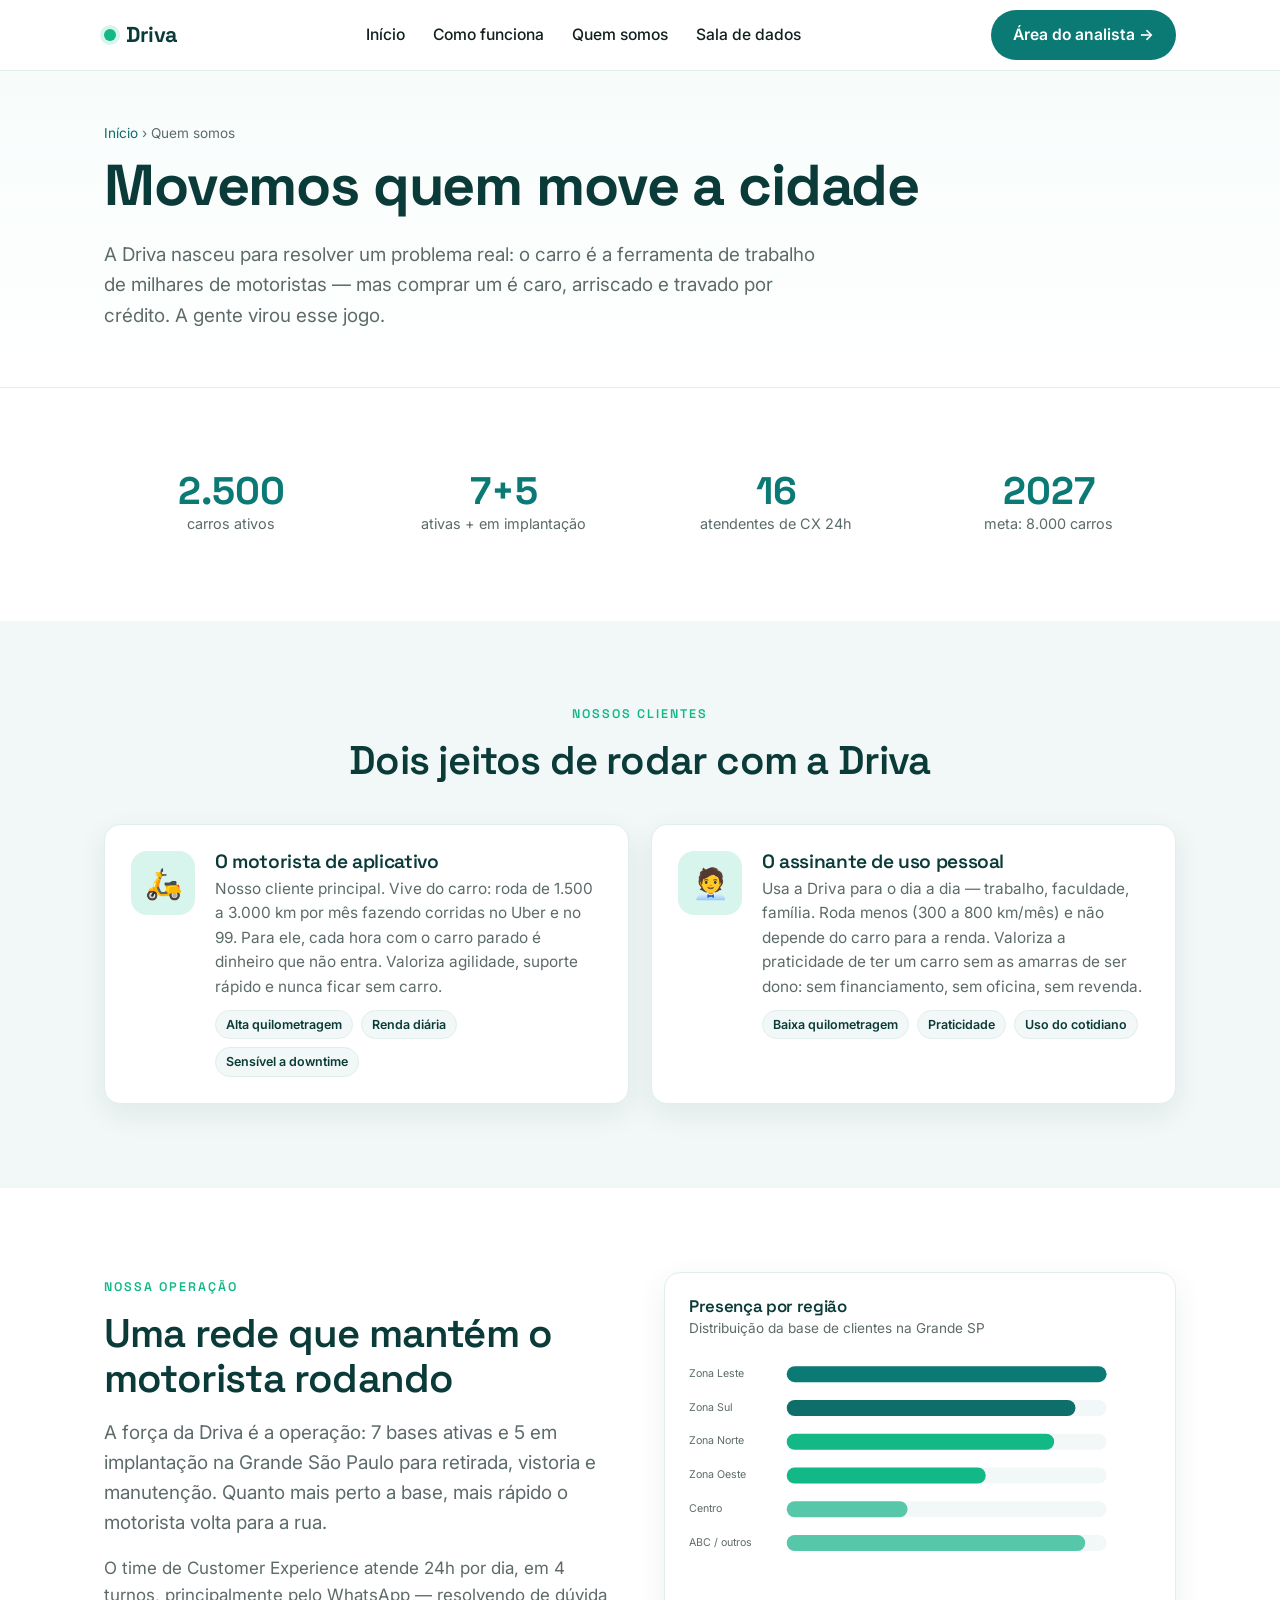
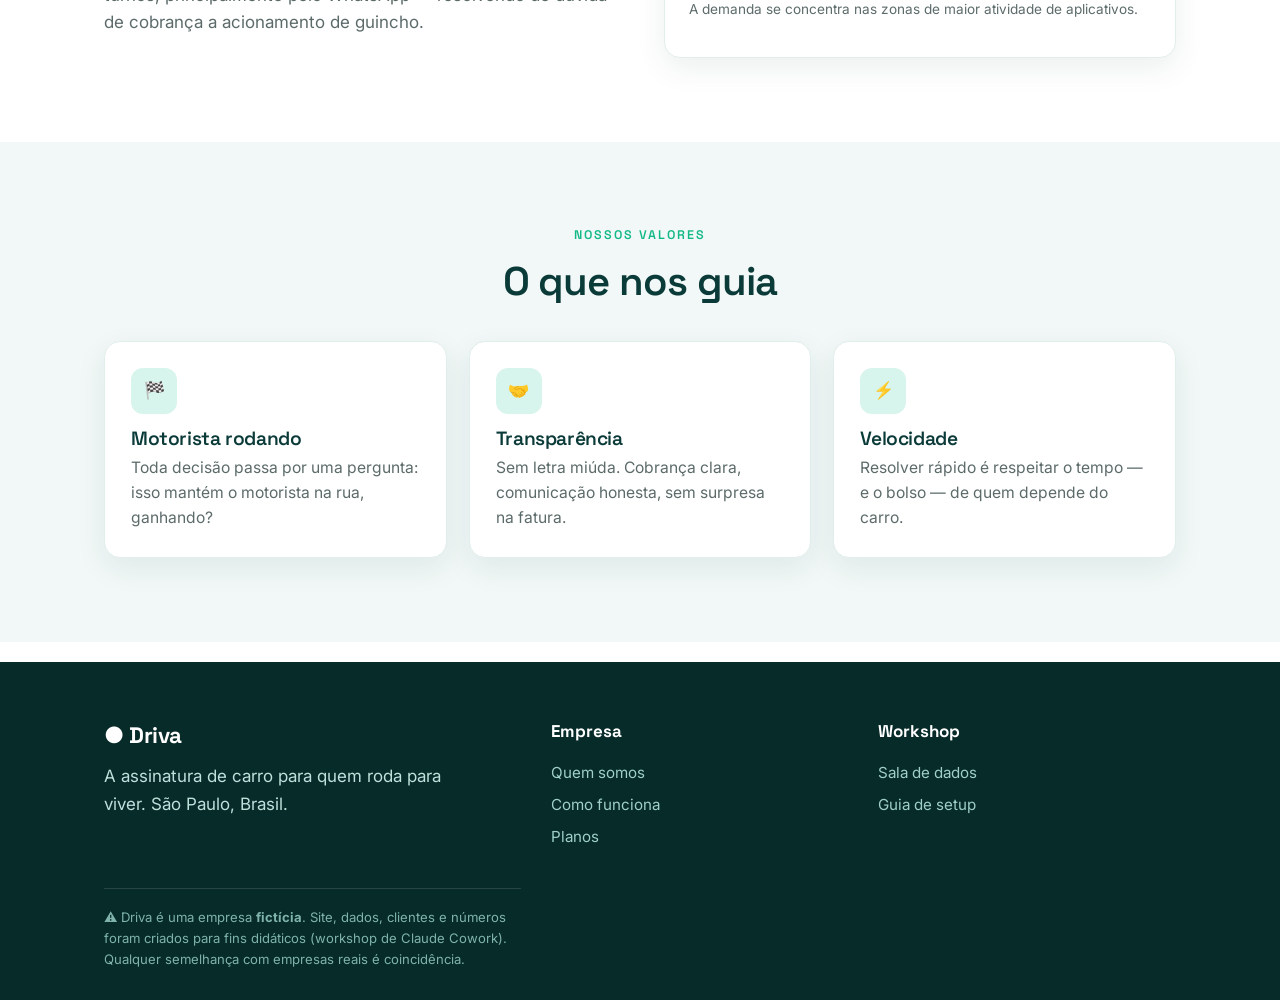
<file: quem-somos.html>
<!DOCTYPE html>
<html lang="pt-BR">
<head>
<meta charset="UTF-8">
<meta name="viewport" content="width=device-width, initial-scale=1.0">
<title>Quem somos — Driva</title>
<link rel="icon" href="assets/favicon.svg" type="image/svg+xml">
<link rel="preconnect" href="https://fonts.googleapis.com">
<link rel="preconnect" href="https://fonts.gstatic.com" crossorigin>
<link href="https://fonts.googleapis.com/css2?family=Inter:wght@400;500;600;700&family=Space+Grotesk:wght@500;600;700&display=swap" rel="stylesheet">
<link rel="stylesheet" href="assets/css/style.css">
</head>
<body>

<nav class="nav">
  <div class="wrap">
    <a class="brand" href="index.html"><span class="dot"></span>Driva</a>
    <div class="nav-links">
      <a href="index.html">Início</a>
      <a href="como-funciona.html">Como funciona</a>
      <a href="quem-somos.html">Quem somos</a>
      <a href="sala-de-dados.html">Sala de dados</a>
    </div>
    <a class="btn" href="sala-de-dados.html">Área do analista →</a>
  </div>
</nav>

<header class="phead">
  <div class="wrap">
    <p class="crumb"><a href="index.html">Início</a> › Quem somos</p>
    <h1>Movemos quem move a cidade</h1>
    <p class="lead">A Driva nasceu para resolver um problema real: o carro é a ferramenta de trabalho de milhares de motoristas — mas comprar um é caro, arriscado e travado por crédito. A gente virou esse jogo.</p>
  </div>
</header>

<section class="section">
  <div class="wrap">
    <div class="kpis">
      <div class="k"><b>2.500</b><span>carros ativos</span></div>
      <div class="k"><b>7+5</b><span>ativas + em implantação</span></div>
      <div class="k"><b>16</b><span>atendentes de CX 24h</span></div>
      <div class="k"><b>2027</b><span>meta: 8.000 carros</span></div>
    </div>
  </div>
</section>

<section class="section soft">
  <div class="wrap">
    <div class="center" style="margin-bottom:40px">
      <p class="eyebrow">Nossos clientes</p>
      <h2>Dois jeitos de rodar com a Driva</h2>
    </div>
    <div class="grid g2">
      <div class="persona">
        <div class="av">🛵</div>
        <div>
          <h3>O motorista de aplicativo</h3>
          <p>Nosso cliente principal. Vive do carro: roda de 1.500 a 3.000 km por mês fazendo corridas no Uber e no 99. Para ele, cada hora com o carro parado é dinheiro que não entra. Valoriza agilidade, suporte rápido e nunca ficar sem carro.</p>
          <div class="tags"><span class="tag-s">Alta quilometragem</span><span class="tag-s">Renda diária</span><span class="tag-s">Sensível a downtime</span></div>
        </div>
      </div>
      <div class="persona">
        <div class="av">🧑‍💼</div>
        <div>
          <h3>O assinante de uso pessoal</h3>
          <p>Usa a Driva para o dia a dia — trabalho, faculdade, família. Roda menos (300 a 800 km/mês) e não depende do carro para a renda. Valoriza a praticidade de ter um carro sem as amarras de ser dono: sem financiamento, sem oficina, sem revenda.</p>
          <div class="tags"><span class="tag-s">Baixa quilometragem</span><span class="tag-s">Praticidade</span><span class="tag-s">Uso do cotidiano</span></div>
        </div>
      </div>
    </div>
  </div>
</section>

<section class="section">
  <div class="wrap">
    <div class="grid g2" style="align-items:center;gap:48px">
      <div>
        <p class="eyebrow">Nossa operação</p>
        <h2>Uma rede que mantém o motorista rodando</h2>
        <p class="lead">A força da Driva é a operação: 7 bases ativas e 5 em implantação na Grande São Paulo para retirada, vistoria e manutenção. Quanto mais perto a base, mais rápido o motorista volta para a rua.</p>
        <p style="color:var(--muted)">O time de Customer Experience atende 24h por dia, em 4 turnos, principalmente pelo WhatsApp — resolvendo de dúvida de cobrança a acionamento de guincho.</p>
      </div>
      <div class="chartcard">
        <h3>Presença por região</h3>
        <p class="cap">Distribuição da base de clientes na Grande SP</p>
        <svg viewBox="0 0 520 260" width="100%" role="img" aria-label="Clientes por região">
          <g font-family="Inter" font-size="12" fill="#5C6B6A">
            <text x="0" y="28">Zona Leste</text><text x="0" y="66">Zona Sul</text><text x="0" y="104">Zona Norte</text>
            <text x="0" y="142">Zona Oeste</text><text x="0" y="180">Centro</text><text x="0" y="218">ABC / outros</text>
          </g>
          <g>
            <rect x="110" y="16" width="360" height="18" rx="9" fill="#F1F8F7"/><rect x="110" y="16" width="360" height="18" rx="9" fill="#0B7A75"/>
            <rect x="110" y="54" width="360" height="18" rx="9" fill="#F1F8F7"/><rect x="110" y="54" width="325" height="18" rx="9" fill="#0E6E69"/>
            <rect x="110" y="92" width="360" height="18" rx="9" fill="#F1F8F7"/><rect x="110" y="92" width="301" height="18" rx="9" fill="#12B886"/>
            <rect x="110" y="130" width="360" height="18" rx="9" fill="#F1F8F7"/><rect x="110" y="130" width="224" height="18" rx="9" fill="#12B886"/>
            <rect x="110" y="168" width="360" height="18" rx="9" fill="#F1F8F7"/><rect x="110" y="168" width="136" height="18" rx="9" fill="#57C7A9"/>
            <rect x="110" y="206" width="360" height="18" rx="9" fill="#F1F8F7"/><rect x="110" y="206" width="336" height="18" rx="9" fill="#57C7A9"/>
          </g>
        </svg>
        <p class="cap" style="margin-top:8px">A demanda se concentra nas zonas de maior atividade de aplicativos.</p>
      </div>
    </div>
  </div>
</section>

<section class="section soft">
  <div class="wrap center">
    <p class="eyebrow">Nossos valores</p>
    <h2>O que nos guia</h2>
    <div class="grid g3" style="margin-top:36px;text-align:left">
      <div class="card"><div class="ic">🏁</div><h3>Motorista rodando</h3><p>Toda decisão passa por uma pergunta: isso mantém o motorista na rua, ganhando?</p></div>
      <div class="card"><div class="ic">🤝</div><h3>Transparência</h3><p>Sem letra miúda. Cobrança clara, comunicação honesta, sem surpresa na fatura.</p></div>
      <div class="card"><div class="ic">⚡</div><h3>Velocidade</h3><p>Resolver rápido é respeitar o tempo — e o bolso — de quem depende do carro.</p></div>
    </div>
  </div>
</section>

<footer class="foot">
  <div class="wrap">
    <div>
      <div class="brand" style="font-family:var(--display);font-weight:700;font-size:1.4rem">● Driva</div>
      <p style="max-width:34ch;margin-top:10px">A assinatura de carro para quem roda para viver. São Paulo, Brasil.</p>
    </div>
    <div><h4>Empresa</h4><a href="quem-somos.html">Quem somos</a><a href="como-funciona.html">Como funciona</a><a href="como-funciona.html">Planos</a></div>
    <div><h4>Workshop</h4><a href="sala-de-dados.html">Sala de dados</a><a href="setup.html">Guia de setup</a></div>
  </div>
  <div class="wrap"><div class="disc">⚠️ Driva é uma empresa <b>fictícia</b>. Site, dados, clientes e números foram criados para fins didáticos (workshop de Claude Cowork). Qualquer semelhança com empresas reais é coincidência.</div></div>
</footer>

</body>
</html>
</file>
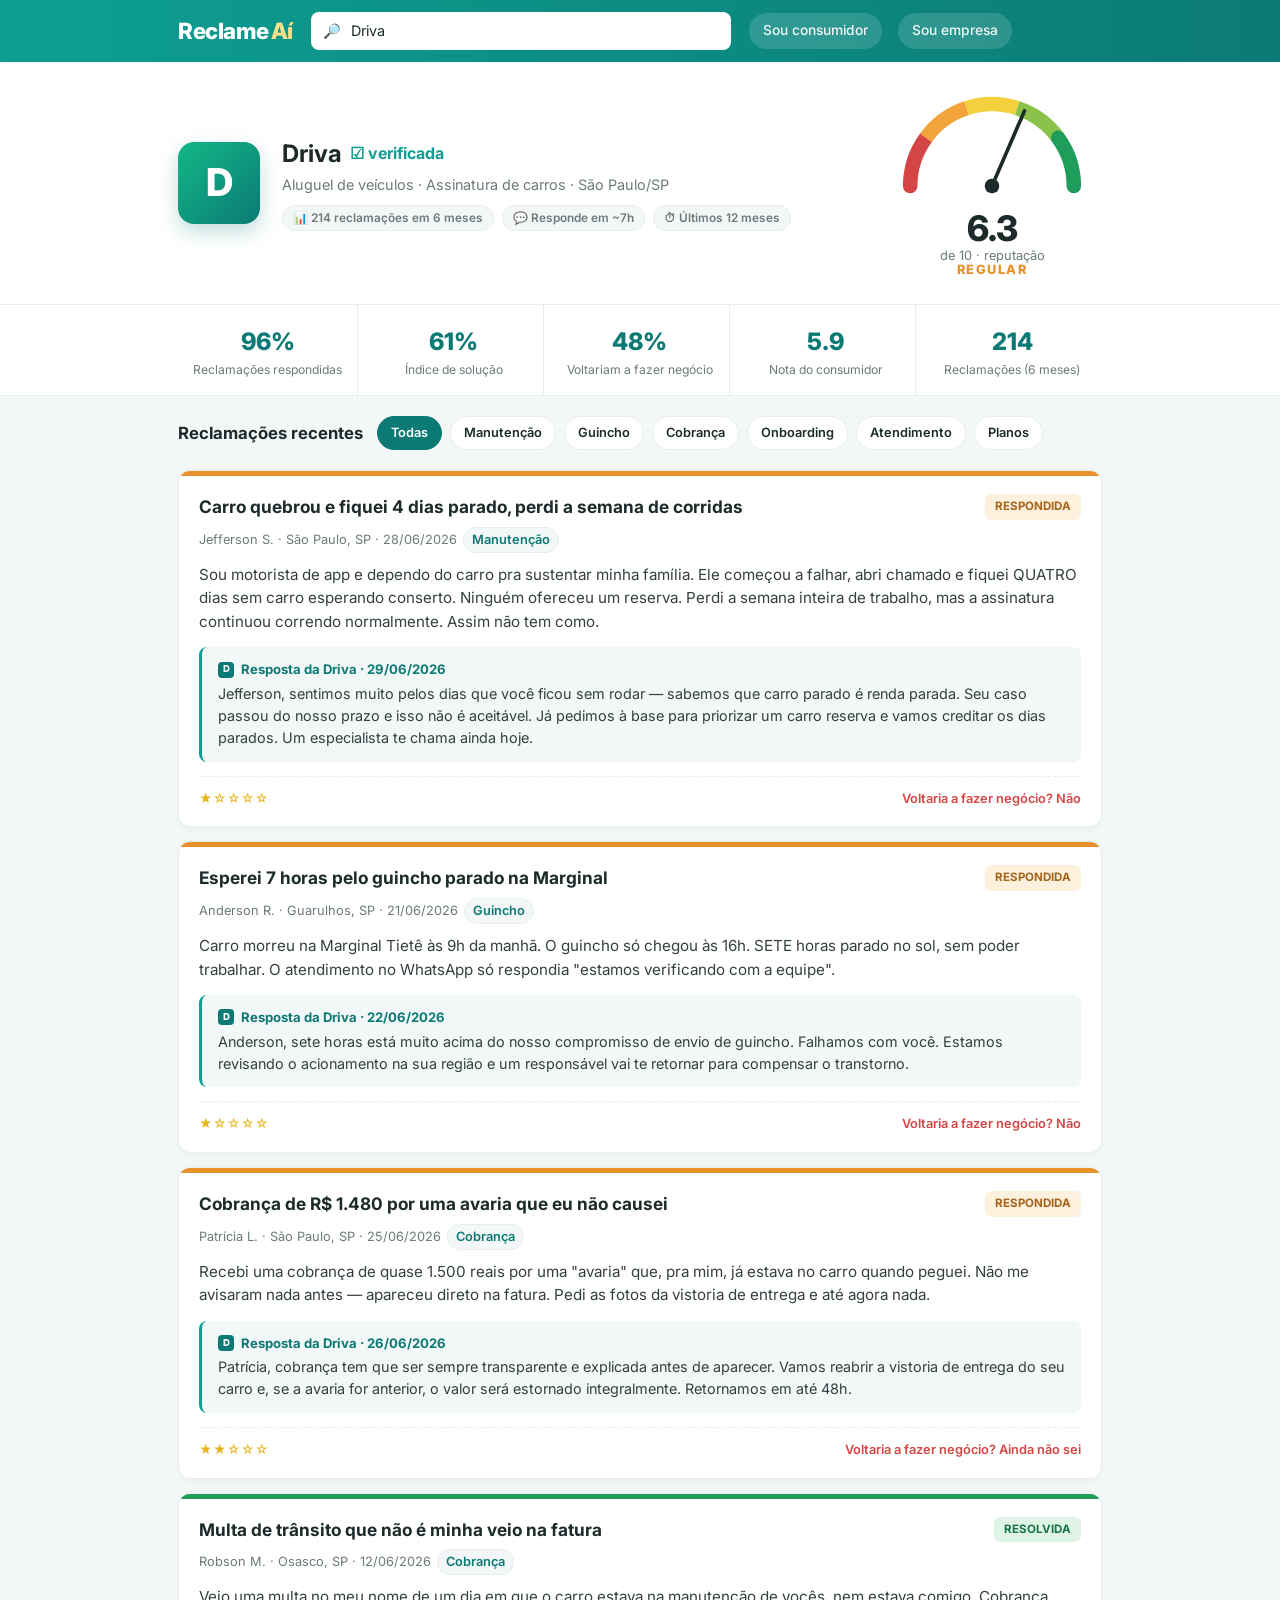
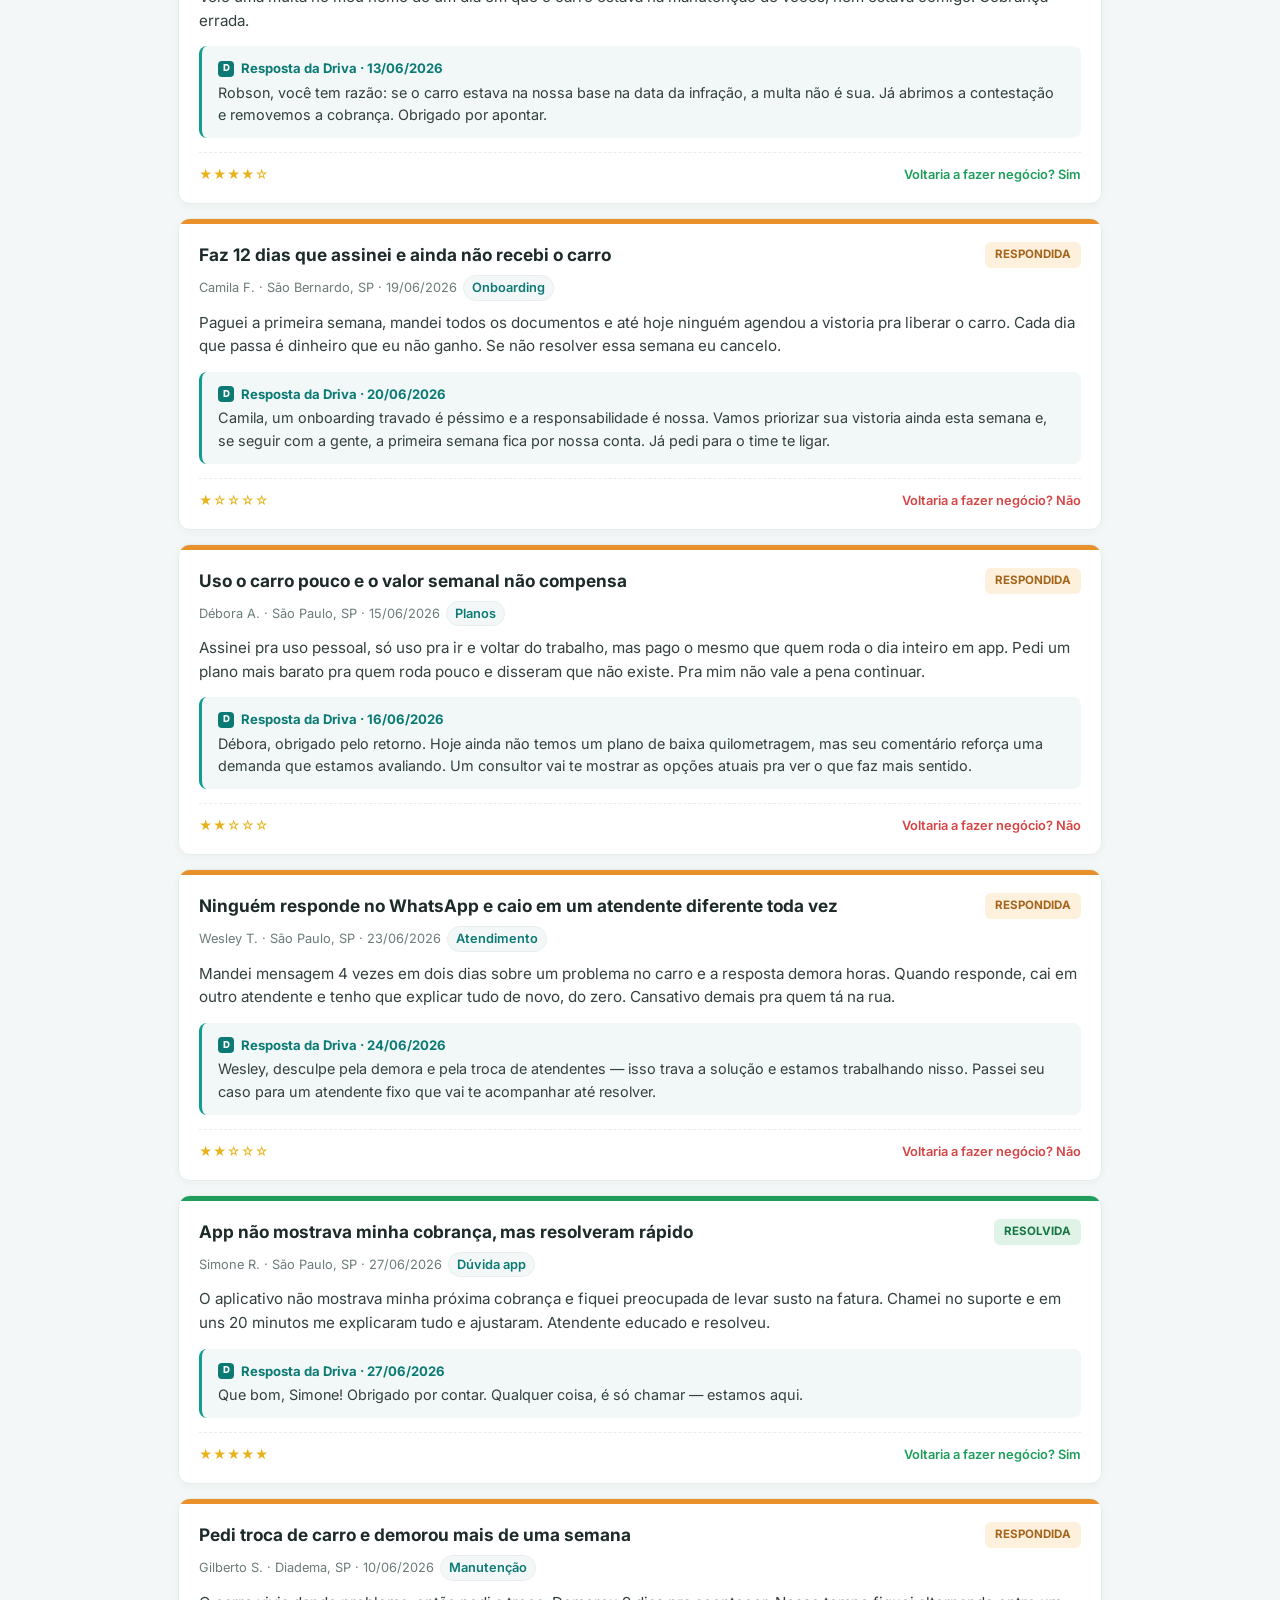
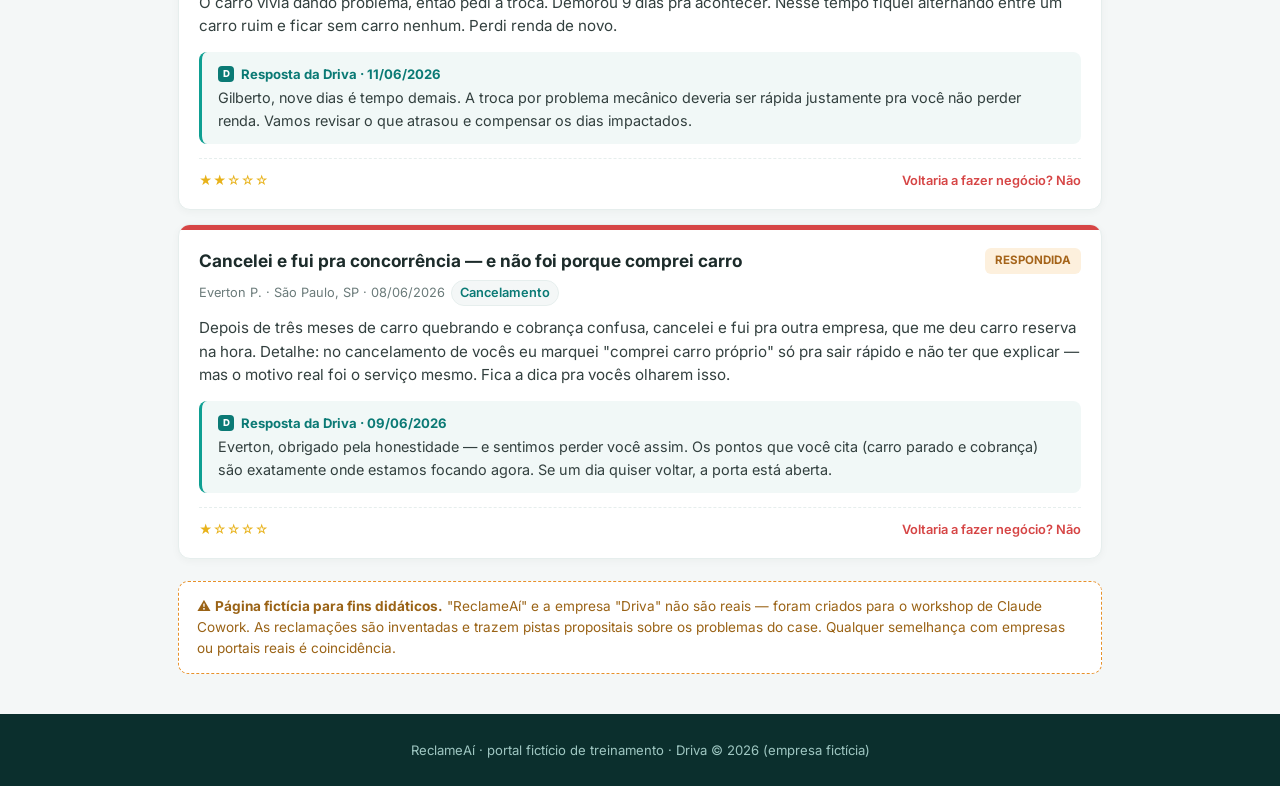
<file: reclame-driva.html>
<!DOCTYPE html>
<html lang="pt-BR">
<head>
<meta charset="UTF-8">
<meta name="viewport" content="width=device-width, initial-scale=1.0">
<title>Driva — ReclameAí</title>
<link rel="icon" href="assets/favicon.svg" type="image/svg+xml">
<link rel="preconnect" href="https://fonts.googleapis.com">
<link href="https://fonts.googleapis.com/css2?family=Inter:wght@400;500;600;700;800&display=swap" rel="stylesheet">
<style>
:root{
  --green:#0e9f92;--green-d:#0b7a75;--ink:#1c2b2a;--muted:#6b7b7a;--line:#e6eeed;--bg:#f4f7f7;
  --ok:#1e9e5a;--warn:#e8912a;--bad:#d64545;--orange:#ff7a1a;
}
*{box-sizing:border-box}
body{margin:0;background:var(--bg);color:var(--ink);font-family:'Inter',-apple-system,Segoe UI,Roboto,sans-serif;line-height:1.55}
a{color:inherit;text-decoration:none}
.wrap{max-width:960px;margin:0 auto;padding:0 18px}
/* top bar */
.topbar{background:linear-gradient(90deg,var(--green),var(--green-d));color:#fff}
.topbar .wrap{display:flex;align-items:center;gap:18px;height:62px}
.logo{font-weight:800;font-size:1.4rem;letter-spacing:-.02em;display:flex;align-items:center;gap:2px}
.logo .a{color:#ffe08a}
.search{flex:1;max-width:420px;background:#fff;border-radius:8px;display:flex;align-items:center;padding:8px 12px;color:var(--muted);font-size:.9rem;gap:8px}
.search input{border:0;outline:0;flex:1;font-family:inherit;font-size:.9rem;color:var(--ink)}
.topbar .links{display:flex;gap:16px;font-size:.86rem;font-weight:500;opacity:.95}
.pill{background:rgba(255,255,255,.15);padding:7px 14px;border-radius:100px}
/* company header */
.chead{background:#fff;border-bottom:1px solid var(--line)}
.chead .wrap{display:flex;gap:22px;align-items:center;padding:24px 18px}
.avatar{width:82px;height:82px;border-radius:16px;background:linear-gradient(135deg,#12b886,#0b7a75);color:#fff;
  display:grid;place-items:center;font-weight:800;font-size:2.4rem;flex:0 0 auto;box-shadow:0 8px 20px rgba(11,122,117,.25)}
.cinfo{flex:1;min-width:0}
.cinfo h1{margin:0;font-size:1.5rem;display:flex;align-items:center;gap:8px}
.verified{color:var(--green);font-size:1rem}
.cinfo .cat{color:var(--muted);font-size:.9rem;margin-top:2px}
.cinfo .tags{margin-top:8px;display:flex;gap:8px;flex-wrap:wrap}
.tg{font-size:.74rem;background:var(--bg);border:1px solid var(--line);color:var(--muted);padding:3px 10px;border-radius:100px;font-weight:600}
/* gauge */
.gauge{flex:0 0 auto;text-align:center;width:220px}
.gauge .label{font-weight:800;letter-spacing:.12em;font-size:.8rem;color:var(--warn);margin-top:-6px}
.gauge .score{font-size:2.2rem;font-weight:800;line-height:1}
.gauge .out{color:var(--muted);font-size:.8rem}
/* stats */
.stats{background:#fff;border-bottom:1px solid var(--line)}
.stats .wrap{display:grid;grid-template-columns:repeat(5,1fr);gap:6px;padding:0 18px}
.stat{padding:18px 8px;text-align:center;border-right:1px solid var(--line)}
.stat:last-child{border-right:0}
.stat b{display:block;font-size:1.5rem;font-weight:800;color:var(--green-d)}
.stat span{font-size:.76rem;color:var(--muted);line-height:1.25;display:block;margin-top:2px}
/* controls */
.controls{display:flex;gap:8px;flex-wrap:wrap;padding:20px 0 6px;align-items:center}
.controls .h{font-weight:700;font-size:1.05rem;margin-right:6px}
.chip{font-size:.8rem;background:#fff;border:1px solid var(--line);color:var(--ink);padding:6px 13px;border-radius:100px;font-weight:600;cursor:default}
.chip.on{background:var(--green-d);color:#fff;border-color:var(--green-d)}
/* complaint card */
.card{background:#fff;border:1px solid var(--line);border-radius:12px;margin:14px 0;overflow:hidden;box-shadow:0 2px 8px rgba(20,40,38,.04)}
.card .bar{height:5px}
.bar.warn{background:var(--warn)}.bar.ok{background:var(--ok)}.bar.bad{background:var(--bad)}
.card .in{padding:18px 20px}
.card .top{display:flex;justify-content:space-between;align-items:flex-start;gap:12px}
.card h3{margin:0 0 6px;font-size:1.08rem}
.badge{font-size:.72rem;font-weight:700;padding:4px 10px;border-radius:6px;white-space:nowrap;flex:0 0 auto}
.b-warn{background:#fdf0dd;color:#a5641a}.b-ok{background:#dff3e7;color:#177544}.b-bad{background:#fce1e1;color:#a72d2d}
.meta{color:var(--muted);font-size:.8rem;margin-bottom:10px;display:flex;gap:6px;flex-wrap:wrap;align-items:center}
.meta .cattag{background:var(--bg);border:1px solid var(--line);padding:2px 8px;border-radius:100px;font-weight:600;color:var(--green-d)}
.body{font-size:.95rem;color:#33403f}
.reply{background:#f1f8f7;border-left:3px solid var(--green);border-radius:8px;padding:12px 16px;margin-top:14px}
.reply .who{font-weight:700;font-size:.82rem;color:var(--green-d);display:flex;align-items:center;gap:7px;margin-bottom:3px}
.reply .who .d{width:16px;height:16px;border-radius:4px;background:var(--green-d);color:#fff;font-size:.6rem;display:grid;place-items:center;font-weight:800}
.reply p{margin:0;font-size:.9rem;color:#33403f}
.foot{display:flex;justify-content:space-between;align-items:center;margin-top:14px;padding-top:12px;border-top:1px dashed var(--line);
  font-size:.8rem;color:var(--muted);flex-wrap:wrap;gap:8px}
.stars{color:#e8b21a;letter-spacing:1px}
.ret{font-weight:600}
.ret.no{color:var(--bad)}.ret.yes{color:var(--ok)}
.disc{background:#fff;border:1px dashed var(--warn);color:#9a6316;border-radius:10px;padding:14px 18px;margin:22px 0 40px;font-size:.85rem}
.footer{background:#0b2f2d;color:#9fc7c2;padding:26px 0;font-size:.82rem;text-align:center}
@media(max-width:760px){
  .chead .wrap{flex-wrap:wrap}.gauge{width:100%;order:3}
  .stats .wrap{grid-template-columns:repeat(2,1fr)}.stat:nth-child(2n){border-right:0}
  .topbar .links{display:none}
}
</style>
</head>
<body>

<div class="topbar">
  <div class="wrap">
    <div class="logo">Reclame<span class="a">Aí</span></div>
    <div class="search">🔎<input value="Driva" readonly></div>
    <div class="links"><span class="pill">Sou consumidor</span><span class="pill">Sou empresa</span></div>
  </div>
</div>

<div class="chead">
  <div class="wrap">
    <div class="avatar">D</div>
    <div class="cinfo">
      <h1>Driva <span class="verified">☑ verificada</span></h1>
      <div class="cat">Aluguel de veículos · Assinatura de carros · São Paulo/SP</div>
      <div class="tags">
        <span class="tg">📊 214 reclamações em 6 meses</span>
        <span class="tg">💬 Responde em ~7h</span>
        <span class="tg">⏱ Últimos 12 meses</span>
      </div>
    </div>
    <div class="gauge">
      <svg viewBox="0 0 220 130" width="200" role="img" aria-label="Reputação 6.3 de 10 - Regular">
        <path d="M20 110 A90 90 0 0 1 37.2 57.1" fill="none" stroke="#d64545" stroke-width="16" stroke-linecap="round"/>
        <path d="M37.2 57.1 A90 90 0 0 1 82.2 24.4" fill="none" stroke="#f2a33c" stroke-width="16"/>
        <path d="M82.2 24.4 A90 90 0 0 1 137.8 24.4" fill="none" stroke="#f2d13c" stroke-width="16"/>
        <path d="M137.8 24.4 A90 90 0 0 1 182.8 57.1" fill="none" stroke="#8bc34a" stroke-width="16"/>
        <path d="M182.8 57.1 A90 90 0 0 1 200 110" fill="none" stroke="#1e9e5a" stroke-width="16" stroke-linecap="round"/>
        <line x1="110" y1="110" x2="145.7" y2="27.4" stroke="#1c2b2a" stroke-width="4" stroke-linecap="round"/>
        <circle cx="110" cy="110" r="8" fill="#1c2b2a"/>
      </svg>
      <div class="score">6.3</div>
      <div class="out">de 10 · reputação</div>
      <div class="label">REGULAR</div>
    </div>
  </div>
</div>

<div class="stats">
  <div class="wrap">
    <div class="stat"><b>96%</b><span>Reclamações respondidas</span></div>
    <div class="stat"><b>61%</b><span>Índice de solução</span></div>
    <div class="stat"><b>48%</b><span>Voltariam a fazer negócio</span></div>
    <div class="stat"><b>5.9</b><span>Nota do consumidor</span></div>
    <div class="stat"><b>214</b><span>Reclamações (6 meses)</span></div>
  </div>
</div>

<div class="wrap">
  <div class="controls">
    <span class="h">Reclamações recentes</span>
    <span class="chip on">Todas</span>
    <span class="chip">Manutenção</span>
    <span class="chip">Guincho</span>
    <span class="chip">Cobrança</span>
    <span class="chip">Onboarding</span>
    <span class="chip">Atendimento</span>
    <span class="chip">Planos</span>
  </div>

  <!-- 1 -->
  <div class="card"><div class="bar warn"></div><div class="in">
    <div class="top"><h3>Carro quebrou e fiquei 4 dias parado, perdi a semana de corridas</h3><span class="badge b-warn">RESPONDIDA</span></div>
    <div class="meta">Jefferson S. · São Paulo, SP · 28/06/2026 <span class="cattag">Manutenção</span></div>
    <div class="body">Sou motorista de app e dependo do carro pra sustentar minha família. Ele começou a falhar, abri chamado e fiquei QUATRO dias sem carro esperando conserto. Ninguém ofereceu um reserva. Perdi a semana inteira de trabalho, mas a assinatura continuou correndo normalmente. Assim não tem como.</div>
    <div class="reply"><div class="who"><span class="d">D</span>Resposta da Driva · 29/06/2026</div><p>Jefferson, sentimos muito pelos dias que você ficou sem rodar — sabemos que carro parado é renda parada. Seu caso passou do nosso prazo e isso não é aceitável. Já pedimos à base para priorizar um carro reserva e vamos creditar os dias parados. Um especialista te chama ainda hoje.</p></div>
    <div class="foot"><span class="stars">★☆☆☆☆</span><span class="ret no">Voltaria a fazer negócio? Não</span></div>
  </div></div>

  <!-- 2 -->
  <div class="card"><div class="bar warn"></div><div class="in">
    <div class="top"><h3>Esperei 7 horas pelo guincho parado na Marginal</h3><span class="badge b-warn">RESPONDIDA</span></div>
    <div class="meta">Anderson R. · Guarulhos, SP · 21/06/2026 <span class="cattag">Guincho</span></div>
    <div class="body">Carro morreu na Marginal Tietê às 9h da manhã. O guincho só chegou às 16h. SETE horas parado no sol, sem poder trabalhar. O atendimento no WhatsApp só respondia "estamos verificando com a equipe".</div>
    <div class="reply"><div class="who"><span class="d">D</span>Resposta da Driva · 22/06/2026</div><p>Anderson, sete horas está muito acima do nosso compromisso de envio de guincho. Falhamos com você. Estamos revisando o acionamento na sua região e um responsável vai te retornar para compensar o transtorno.</p></div>
    <div class="foot"><span class="stars">★☆☆☆☆</span><span class="ret no">Voltaria a fazer negócio? Não</span></div>
  </div></div>

  <!-- 3 -->
  <div class="card"><div class="bar warn"></div><div class="in">
    <div class="top"><h3>Cobrança de R$ 1.480 por uma avaria que eu não causei</h3><span class="badge b-warn">RESPONDIDA</span></div>
    <div class="meta">Patrícia L. · São Paulo, SP · 25/06/2026 <span class="cattag">Cobrança</span></div>
    <div class="body">Recebi uma cobrança de quase 1.500 reais por uma "avaria" que, pra mim, já estava no carro quando peguei. Não me avisaram nada antes — apareceu direto na fatura. Pedi as fotos da vistoria de entrega e até agora nada.</div>
    <div class="reply"><div class="who"><span class="d">D</span>Resposta da Driva · 26/06/2026</div><p>Patrícia, cobrança tem que ser sempre transparente e explicada antes de aparecer. Vamos reabrir a vistoria de entrega do seu carro e, se a avaria for anterior, o valor será estornado integralmente. Retornamos em até 48h.</p></div>
    <div class="foot"><span class="stars">★★☆☆☆</span><span class="ret no">Voltaria a fazer negócio? Ainda não sei</span></div>
  </div></div>

  <!-- 4 -->
  <div class="card"><div class="bar ok"></div><div class="in">
    <div class="top"><h3>Multa de trânsito que não é minha veio na fatura</h3><span class="badge b-ok">RESOLVIDA</span></div>
    <div class="meta">Robson M. · Osasco, SP · 12/06/2026 <span class="cattag">Cobrança</span></div>
    <div class="body">Veio uma multa no meu nome de um dia em que o carro estava na manutenção de vocês, nem estava comigo. Cobrança errada.</div>
    <div class="reply"><div class="who"><span class="d">D</span>Resposta da Driva · 13/06/2026</div><p>Robson, você tem razão: se o carro estava na nossa base na data da infração, a multa não é sua. Já abrimos a contestação e removemos a cobrança. Obrigado por apontar.</p></div>
    <div class="foot"><span class="stars">★★★★☆</span><span class="ret yes">Voltaria a fazer negócio? Sim</span></div>
  </div></div>

  <!-- 5 -->
  <div class="card"><div class="bar warn"></div><div class="in">
    <div class="top"><h3>Faz 12 dias que assinei e ainda não recebi o carro</h3><span class="badge b-warn">RESPONDIDA</span></div>
    <div class="meta">Camila F. · São Bernardo, SP · 19/06/2026 <span class="cattag">Onboarding</span></div>
    <div class="body">Paguei a primeira semana, mandei todos os documentos e até hoje ninguém agendou a vistoria pra liberar o carro. Cada dia que passa é dinheiro que eu não ganho. Se não resolver essa semana eu cancelo.</div>
    <div class="reply"><div class="who"><span class="d">D</span>Resposta da Driva · 20/06/2026</div><p>Camila, um onboarding travado é péssimo e a responsabilidade é nossa. Vamos priorizar sua vistoria ainda esta semana e, se seguir com a gente, a primeira semana fica por nossa conta. Já pedi para o time te ligar.</p></div>
    <div class="foot"><span class="stars">★☆☆☆☆</span><span class="ret no">Voltaria a fazer negócio? Não</span></div>
  </div></div>

  <!-- 6 -->
  <div class="card"><div class="bar warn"></div><div class="in">
    <div class="top"><h3>Uso o carro pouco e o valor semanal não compensa</h3><span class="badge b-warn">RESPONDIDA</span></div>
    <div class="meta">Débora A. · São Paulo, SP · 15/06/2026 <span class="cattag">Planos</span></div>
    <div class="body">Assinei pra uso pessoal, só uso pra ir e voltar do trabalho, mas pago o mesmo que quem roda o dia inteiro em app. Pedi um plano mais barato pra quem roda pouco e disseram que não existe. Pra mim não vale a pena continuar.</div>
    <div class="reply"><div class="who"><span class="d">D</span>Resposta da Driva · 16/06/2026</div><p>Débora, obrigado pelo retorno. Hoje ainda não temos um plano de baixa quilometragem, mas seu comentário reforça uma demanda que estamos avaliando. Um consultor vai te mostrar as opções atuais pra ver o que faz mais sentido.</p></div>
    <div class="foot"><span class="stars">★★☆☆☆</span><span class="ret no">Voltaria a fazer negócio? Não</span></div>
  </div></div>

  <!-- 7 -->
  <div class="card"><div class="bar warn"></div><div class="in">
    <div class="top"><h3>Ninguém responde no WhatsApp e caio em um atendente diferente toda vez</h3><span class="badge b-warn">RESPONDIDA</span></div>
    <div class="meta">Wesley T. · São Paulo, SP · 23/06/2026 <span class="cattag">Atendimento</span></div>
    <div class="body">Mandei mensagem 4 vezes em dois dias sobre um problema no carro e a resposta demora horas. Quando responde, cai em outro atendente e tenho que explicar tudo de novo, do zero. Cansativo demais pra quem tá na rua.</div>
    <div class="reply"><div class="who"><span class="d">D</span>Resposta da Driva · 24/06/2026</div><p>Wesley, desculpe pela demora e pela troca de atendentes — isso trava a solução e estamos trabalhando nisso. Passei seu caso para um atendente fixo que vai te acompanhar até resolver.</p></div>
    <div class="foot"><span class="stars">★★☆☆☆</span><span class="ret no">Voltaria a fazer negócio? Não</span></div>
  </div></div>

  <!-- 8 -->
  <div class="card"><div class="bar ok"></div><div class="in">
    <div class="top"><h3>App não mostrava minha cobrança, mas resolveram rápido</h3><span class="badge b-ok">RESOLVIDA</span></div>
    <div class="meta">Simone R. · São Paulo, SP · 27/06/2026 <span class="cattag">Dúvida app</span></div>
    <div class="body">O aplicativo não mostrava minha próxima cobrança e fiquei preocupada de levar susto na fatura. Chamei no suporte e em uns 20 minutos me explicaram tudo e ajustaram. Atendente educado e resolveu.</div>
    <div class="reply"><div class="who"><span class="d">D</span>Resposta da Driva · 27/06/2026</div><p>Que bom, Simone! Obrigado por contar. Qualquer coisa, é só chamar — estamos aqui.</p></div>
    <div class="foot"><span class="stars">★★★★★</span><span class="ret yes">Voltaria a fazer negócio? Sim</span></div>
  </div></div>

  <!-- 9 -->
  <div class="card"><div class="bar warn"></div><div class="in">
    <div class="top"><h3>Pedi troca de carro e demorou mais de uma semana</h3><span class="badge b-warn">RESPONDIDA</span></div>
    <div class="meta">Gilberto S. · Diadema, SP · 10/06/2026 <span class="cattag">Manutenção</span></div>
    <div class="body">O carro vivia dando problema, então pedi a troca. Demorou 9 dias pra acontecer. Nesse tempo fiquei alternando entre um carro ruim e ficar sem carro nenhum. Perdi renda de novo.</div>
    <div class="reply"><div class="who"><span class="d">D</span>Resposta da Driva · 11/06/2026</div><p>Gilberto, nove dias é tempo demais. A troca por problema mecânico deveria ser rápida justamente pra você não perder renda. Vamos revisar o que atrasou e compensar os dias impactados.</p></div>
    <div class="foot"><span class="stars">★★☆☆☆</span><span class="ret no">Voltaria a fazer negócio? Não</span></div>
  </div></div>

  <!-- 10 -->
  <div class="card"><div class="bar bad"></div><div class="in">
    <div class="top"><h3>Cancelei e fui pra concorrência — e não foi porque comprei carro</h3><span class="badge b-warn">RESPONDIDA</span></div>
    <div class="meta">Everton P. · São Paulo, SP · 08/06/2026 <span class="cattag">Cancelamento</span></div>
    <div class="body">Depois de três meses de carro quebrando e cobrança confusa, cancelei e fui pra outra empresa, que me deu carro reserva na hora. Detalhe: no cancelamento de vocês eu marquei "comprei carro próprio" só pra sair rápido e não ter que explicar — mas o motivo real foi o serviço mesmo. Fica a dica pra vocês olharem isso.</div>
    <div class="reply"><div class="who"><span class="d">D</span>Resposta da Driva · 09/06/2026</div><p>Everton, obrigado pela honestidade — e sentimos perder você assim. Os pontos que você cita (carro parado e cobrança) são exatamente onde estamos focando agora. Se um dia quiser voltar, a porta está aberta.</p></div>
    <div class="foot"><span class="stars">★☆☆☆☆</span><span class="ret no">Voltaria a fazer negócio? Não</span></div>
  </div></div>

  <div class="disc">⚠️ <b>Página fictícia para fins didáticos.</b> "ReclameAí" e a empresa "Driva" não são reais — foram criados para o workshop de Claude Cowork. As reclamações são inventadas e trazem pistas propositais sobre os problemas do case. Qualquer semelhança com empresas ou portais reais é coincidência.</div>
</div>

<div class="footer">ReclameAí · portal fictício de treinamento · Driva © 2026 (empresa fictícia)</div>

</body>
</html>
</file>
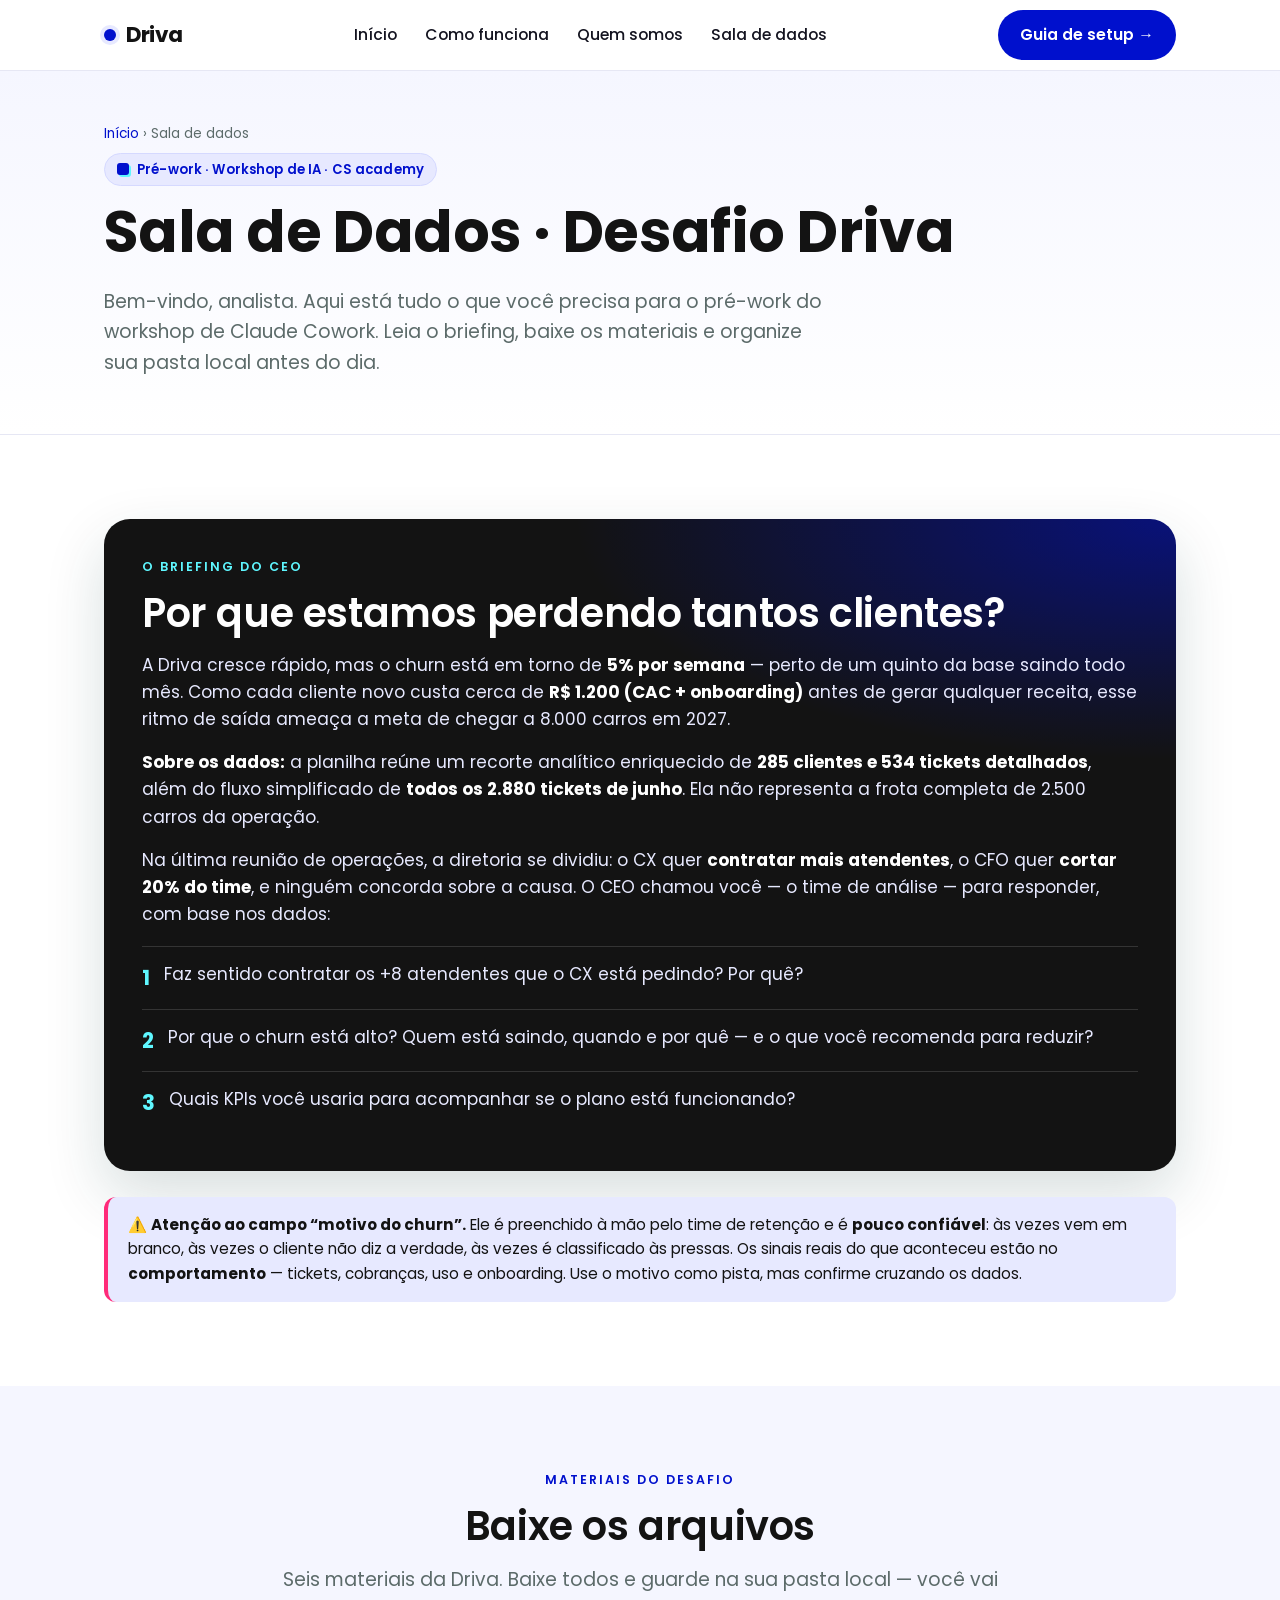
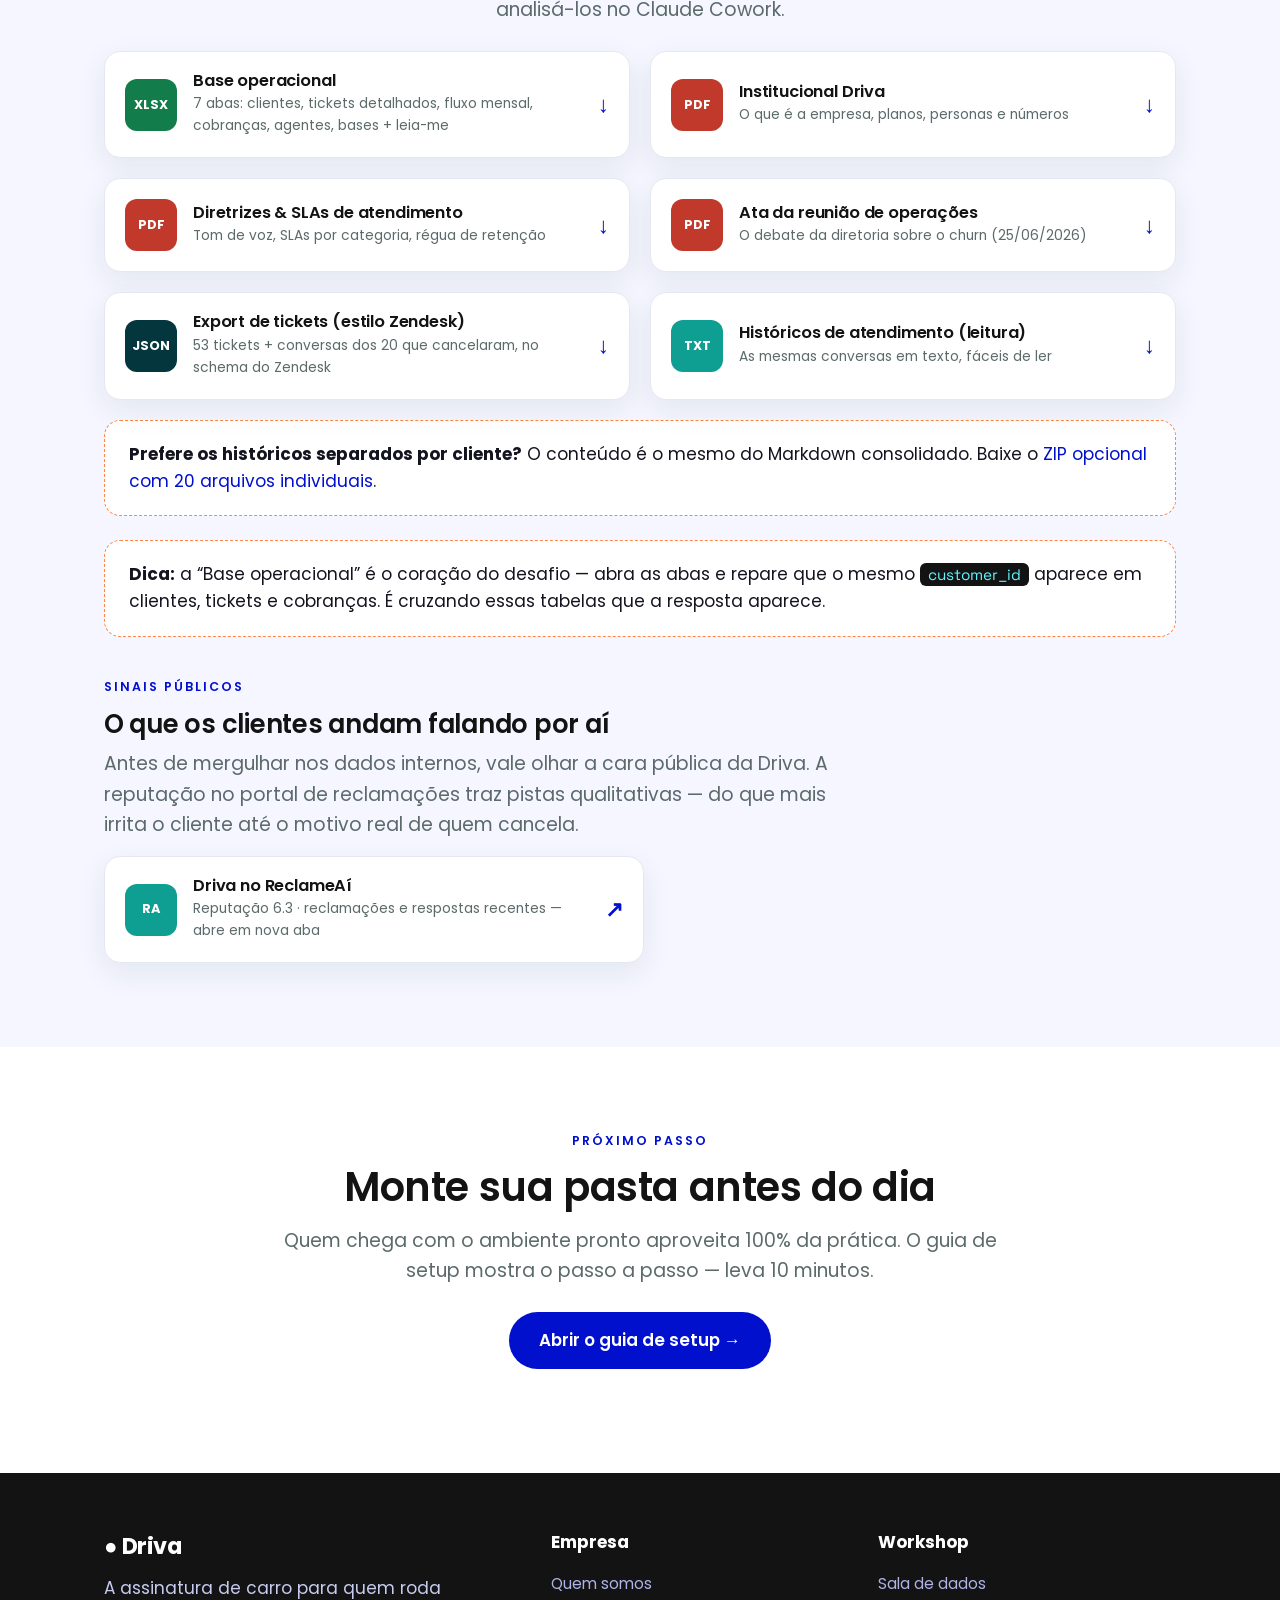
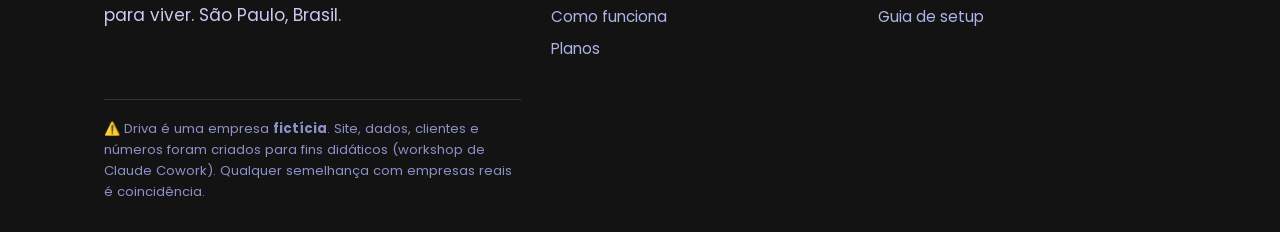
<file: sala-de-dados.html>
<!DOCTYPE html>
<html lang="pt-BR">
<head>
<meta charset="UTF-8">
<meta name="viewport" content="width=device-width, initial-scale=1.0">
<title>Sala de Dados — Desafio Driva</title>
<link rel="icon" href="assets/favicon.svg" type="image/svg+xml">
<link rel="preconnect" href="https://fonts.googleapis.com">
<link rel="preconnect" href="https://fonts.gstatic.com" crossorigin>
<link href="https://fonts.googleapis.com/css2?family=Inter:wght@400;500;600;700&family=Space+Grotesk:wght@500;600;700&family=Poppins:wght@400;500;600;700;800&display=swap" rel="stylesheet">
<link rel="stylesheet" href="assets/css/style.css">
<link rel="stylesheet" href="assets/css/cxacademy.css">
</head>
<body class="cxa">

<nav class="nav">
  <div class="wrap">
    <a class="brand" href="index.html"><span class="dot"></span>Driva</a>
    <div class="nav-links">
      <a href="index.html">Início</a>
      <a href="como-funciona.html">Como funciona</a>
      <a href="quem-somos.html">Quem somos</a>
      <a href="sala-de-dados.html">Sala de dados</a>
    </div>
    <a class="btn" href="setup.html">Guia de setup →</a>
  </div>
</nav>

<header class="phead">
  <div class="wrap">
    <p class="crumb"><a href="index.html">Início</a> › Sala de dados</p>
    <span class="cxa-badge"><span class="sq"></span>Pré-work · Workshop de IA · CS academy</span>
    <h1 style="margin-top:14px">Sala de Dados · Desafio Driva</h1>
    <p class="lead">Bem-vindo, analista. Aqui está tudo o que você precisa para o pré-work do workshop de Claude Cowork. Leia o briefing, baixe os materiais e organize sua pasta local antes do dia.</p>
  </div>
</header>

<section class="section">
  <div class="wrap">
    <div class="brief">
      <p class="eyebrow" style="color:var(--mint)">O briefing do CEO</p>
      <h2>Por que estamos perdendo tantos clientes?</h2>
      <p style="color:#DCEFEC">A Driva cresce rápido, mas o churn está em torno de <b style="color:#fff">5% por semana</b> — perto de um quinto da base saindo todo mês. Como cada cliente novo custa cerca de <b style="color:#fff">R$ 1.200 (CAC + onboarding)</b> antes de gerar qualquer receita, esse ritmo de saída ameaça a meta de chegar a 8.000 carros em 2027.</p>
      <p style="color:#DCEFEC"><b style="color:#fff">Sobre os dados:</b> a planilha reúne um recorte analítico enriquecido de <b style="color:#fff">285 clientes e 534 tickets detalhados</b>, além do fluxo simplificado de <b style="color:#fff">todos os 2.880 tickets de junho</b>. Ela não representa a frota completa de 2.500 carros da operação.</p>
      <p style="color:#DCEFEC">Na última reunião de operações, a diretoria se dividiu: o CX quer <b style="color:#fff">contratar mais atendentes</b>, o CFO quer <b style="color:#fff">cortar 20% do time</b>, e ninguém concorda sobre a causa. O CEO chamou você — o time de análise — para responder, com base nos dados:</p>
      <div style="margin-top:18px">
        <div class="q"><b>1</b><p>Faz sentido contratar os +8 atendentes que o CX está pedindo? Por quê?</p></div>
        <div class="q"><b>2</b><p>Por que o churn está alto? Quem está saindo, quando e por quê — e o que você recomenda para reduzir?</p></div>
        <div class="q"><b>3</b><p>Quais KPIs você usaria para acompanhar se o plano está funcionando?</p></div>
      </div>
    </div>

    <div class="note" style="margin-top:26px">
      ⚠️ <b>Atenção ao campo “motivo do churn”.</b> Ele é preenchido à mão pelo time de retenção e é <b>pouco confiável</b>: às vezes vem em branco, às vezes o cliente não diz a verdade, às vezes é classificado às pressas. Os sinais reais do que aconteceu estão no <b>comportamento</b> — tickets, cobranças, uso e onboarding. Use o motivo como pista, mas confirme cruzando os dados.
    </div>
  </div>
</section>

<section class="section soft">
  <div class="wrap">
    <div class="center" style="margin-bottom:10px">
      <p class="eyebrow">Materiais do desafio</p>
      <h2>Baixe os arquivos</h2>
      <p class="lead" style="margin-inline:auto">Seis materiais da Driva. Baixe todos e guarde na sua pasta local — você vai analisá-los no Claude Cowork.</p>
    </div>
    <div class="dl-grid">
      <a class="dl" href="downloads/driva_base_operacional.xlsx" download>
        <div class="ft xls">XLSX</div>
        <div><h3>Base operacional</h3><p>7 abas: clientes, tickets detalhados, fluxo mensal, cobranças, agentes, bases + leia-me</p></div>
        <div class="go">↓</div>
      </a>
      <a class="dl" href="downloads/driva_institucional.pdf" download>
        <div class="ft pdf">PDF</div>
        <div><h3>Institucional Driva</h3><p>O que é a empresa, planos, personas e números</p></div>
        <div class="go">↓</div>
      </a>
      <a class="dl" href="downloads/driva_diretrizes_atendimento_sla.pdf" download>
        <div class="ft pdf">PDF</div>
        <div><h3>Diretrizes & SLAs de atendimento</h3><p>Tom de voz, SLAs por categoria, régua de retenção</p></div>
        <div class="go">↓</div>
      </a>
      <a class="dl" href="downloads/driva_ata_operacoes.pdf" download>
        <div class="ft pdf">PDF</div>
        <div><h3>Ata da reunião de operações</h3><p>O debate da diretoria sobre o churn (25/06/2026)</p></div>
        <div class="go">↓</div>
      </a>
      <a class="dl" href="downloads/driva_tickets_zendesk_export.json" download>
        <div class="ft" style="background:#03363d">JSON</div>
        <div><h3>Export de tickets (estilo Zendesk)</h3><p>53 tickets + conversas dos 20 que cancelaram, no schema do Zendesk</p></div>
        <div class="go">↓</div>
      </a>
      <a class="dl" href="downloads/driva_historicos_atendimento_churn.md" download>
        <div class="ft" style="background:#0e9f92">TXT</div>
        <div><h3>Históricos de atendimento (leitura)</h3><p>As mesmas conversas em texto, fáceis de ler</p></div>
        <div class="go">↓</div>
      </a>
    </div>
    <div class="callout" style="margin-top:20px">
      <b>Prefere os históricos separados por cliente?</b> O conteúdo é o mesmo do Markdown consolidado. Baixe o <a href="downloads/driva_historicos_atendimento_churn.zip" download>ZIP opcional com 20 arquivos individuais</a>.
    </div>
    <div class="callout" style="margin-top:24px">
      <b>Dica:</b> a “Base operacional” é o coração do desafio — abra as abas e repare que o mesmo <code>customer_id</code> aparece em clientes, tickets e cobranças. É cruzando essas tabelas que a resposta aparece.
    </div>

    <div style="margin-top:40px">
      <p class="eyebrow">Sinais públicos</p>
      <h2 style="font-size:1.6rem">O que os clientes andam falando por aí</h2>
      <p class="lead" style="max-width:62ch">Antes de mergulhar nos dados internos, vale olhar a cara pública da Driva. A reputação no portal de reclamações traz pistas qualitativas — do que mais irrita o cliente até o motivo real de quem cancela.</p>
      <a class="dl" href="reclame-driva.html" target="_blank" rel="noopener" style="max-width:540px;margin-top:6px">
        <div class="ft" style="background:#0e9f92">RA</div>
        <div><h3>Driva no ReclameAí</h3><p>Reputação 6.3 · reclamações e respostas recentes — abre em nova aba</p></div>
        <div class="go">↗</div>
      </a>
    </div>
  </div>
</section>

<section class="section">
  <div class="wrap center">
    <p class="eyebrow">Próximo passo</p>
    <h2>Monte sua pasta antes do dia</h2>
    <p class="lead" style="margin-inline:auto">Quem chega com o ambiente pronto aproveita 100% da prática. O guia de setup mostra o passo a passo — leva 10 minutos.</p>
    <a class="btn big" href="setup.html" style="margin-top:10px">Abrir o guia de setup →</a>
  </div>
</section>

<footer class="foot">
  <div class="wrap">
    <div>
      <div class="brand" style="font-family:var(--display);font-weight:700;font-size:1.4rem">● Driva</div>
      <p style="max-width:34ch;margin-top:10px">A assinatura de carro para quem roda para viver. São Paulo, Brasil.</p>
    </div>
    <div><h4>Empresa</h4><a href="quem-somos.html">Quem somos</a><a href="como-funciona.html">Como funciona</a><a href="como-funciona.html">Planos</a></div>
    <div><h4>Workshop</h4><a href="sala-de-dados.html">Sala de dados</a><a href="setup.html">Guia de setup</a></div>
  </div>
  <div class="wrap"><div class="disc">⚠️ Driva é uma empresa <b>fictícia</b>. Site, dados, clientes e números foram criados para fins didáticos (workshop de Claude Cowork). Qualquer semelhança com empresas reais é coincidência.</div></div>
</footer>

</body>
</html>
</file>
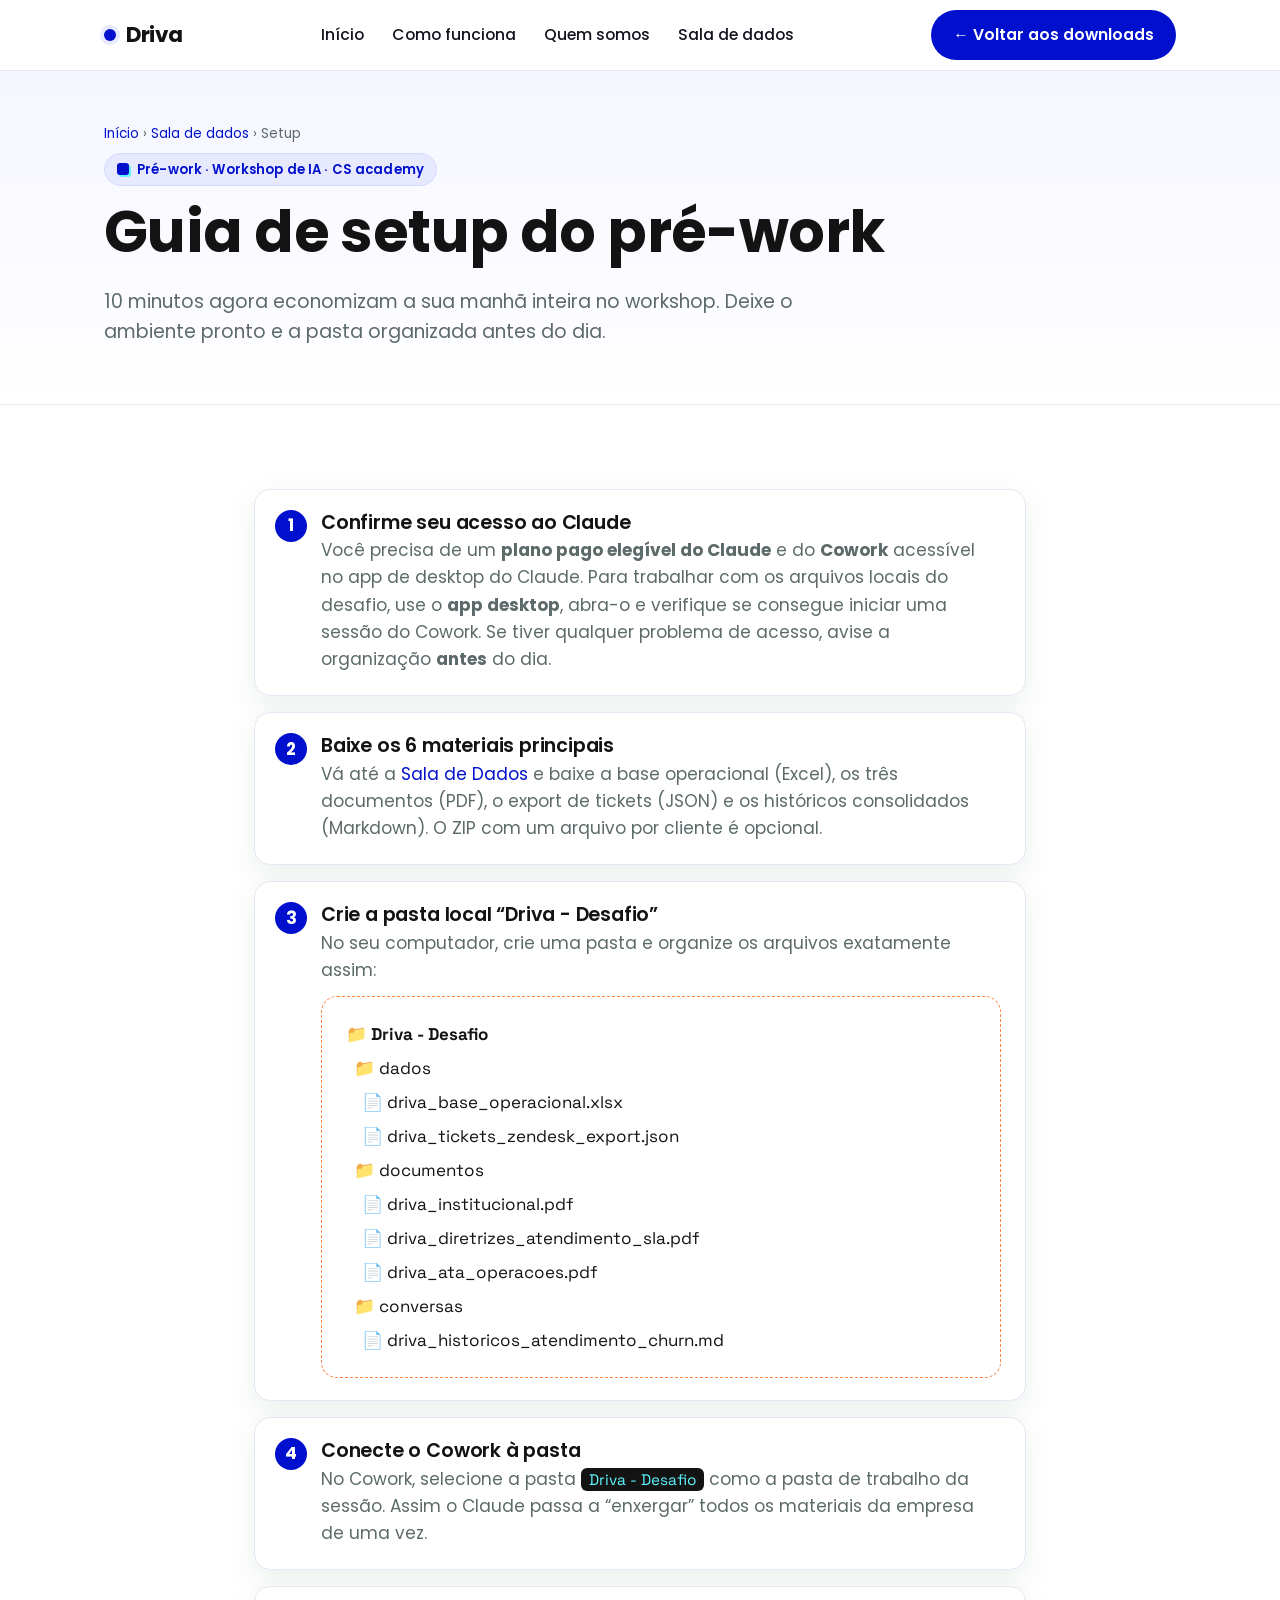
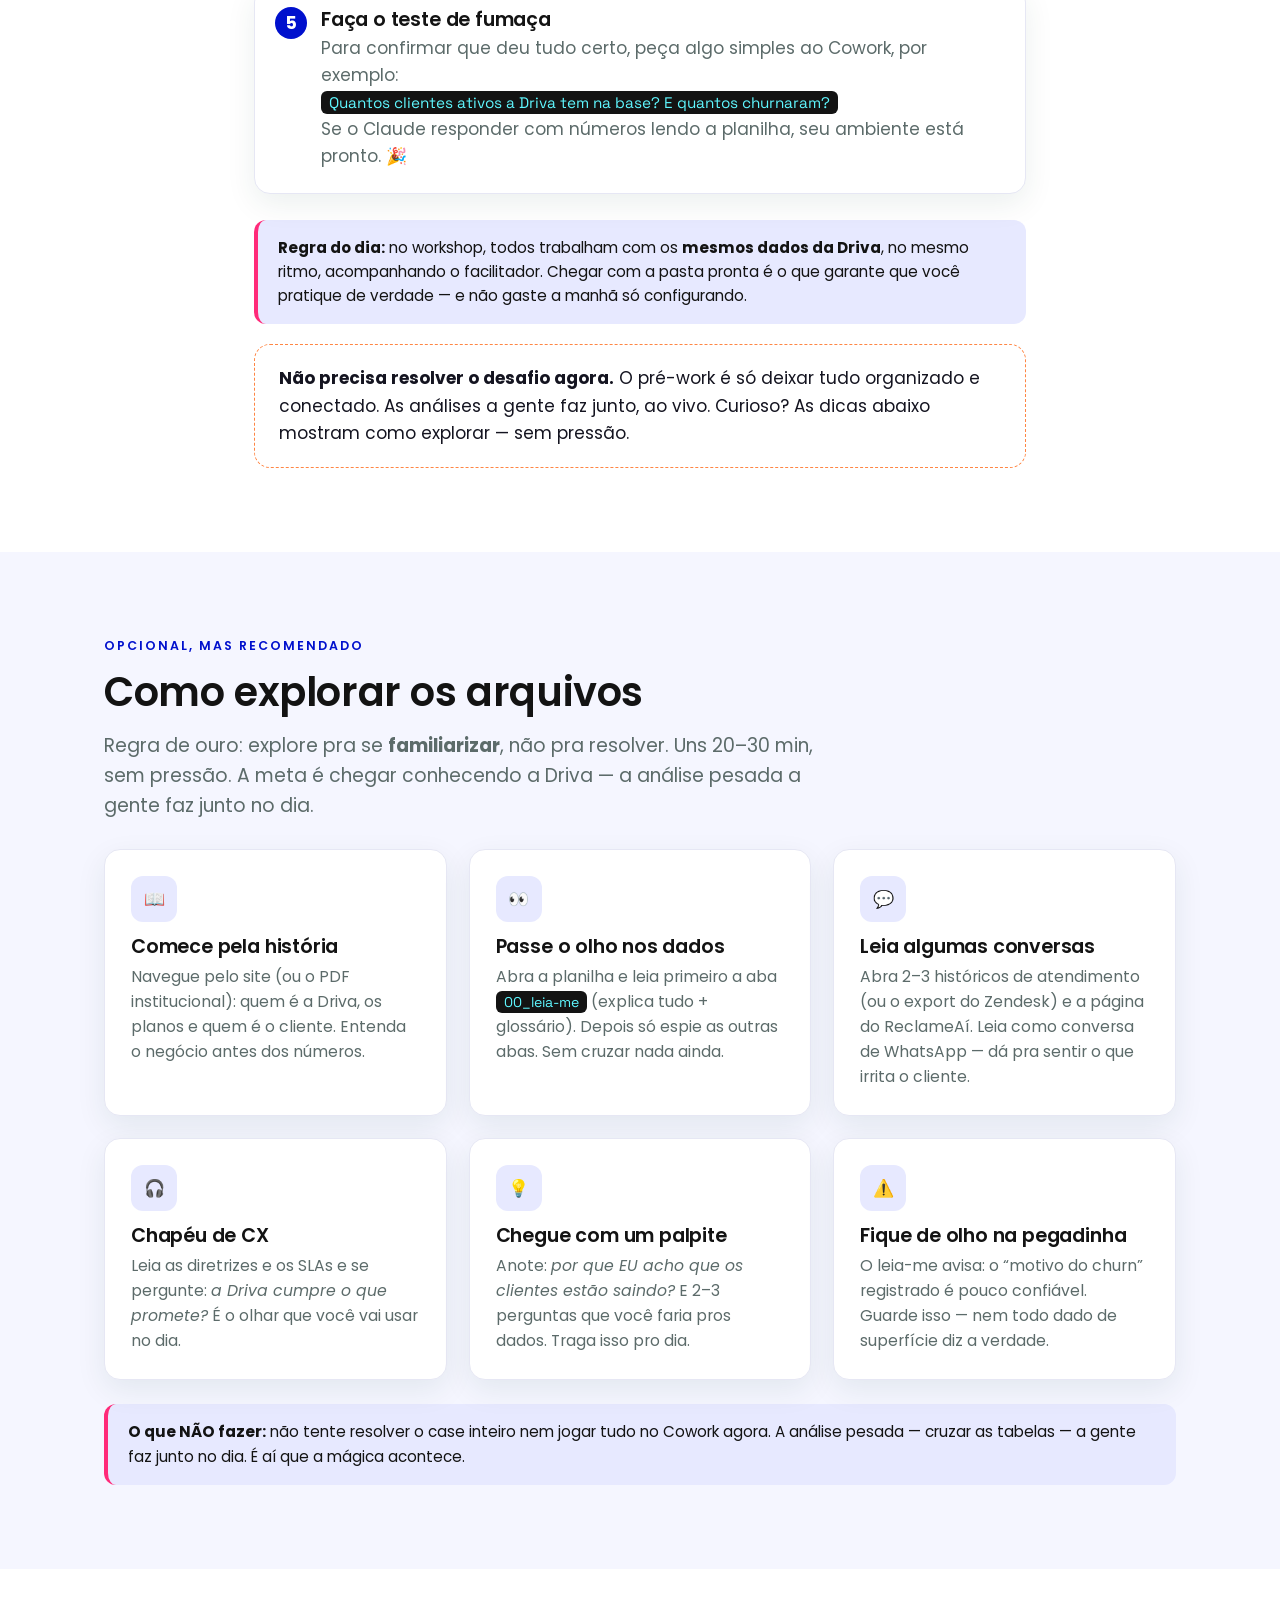
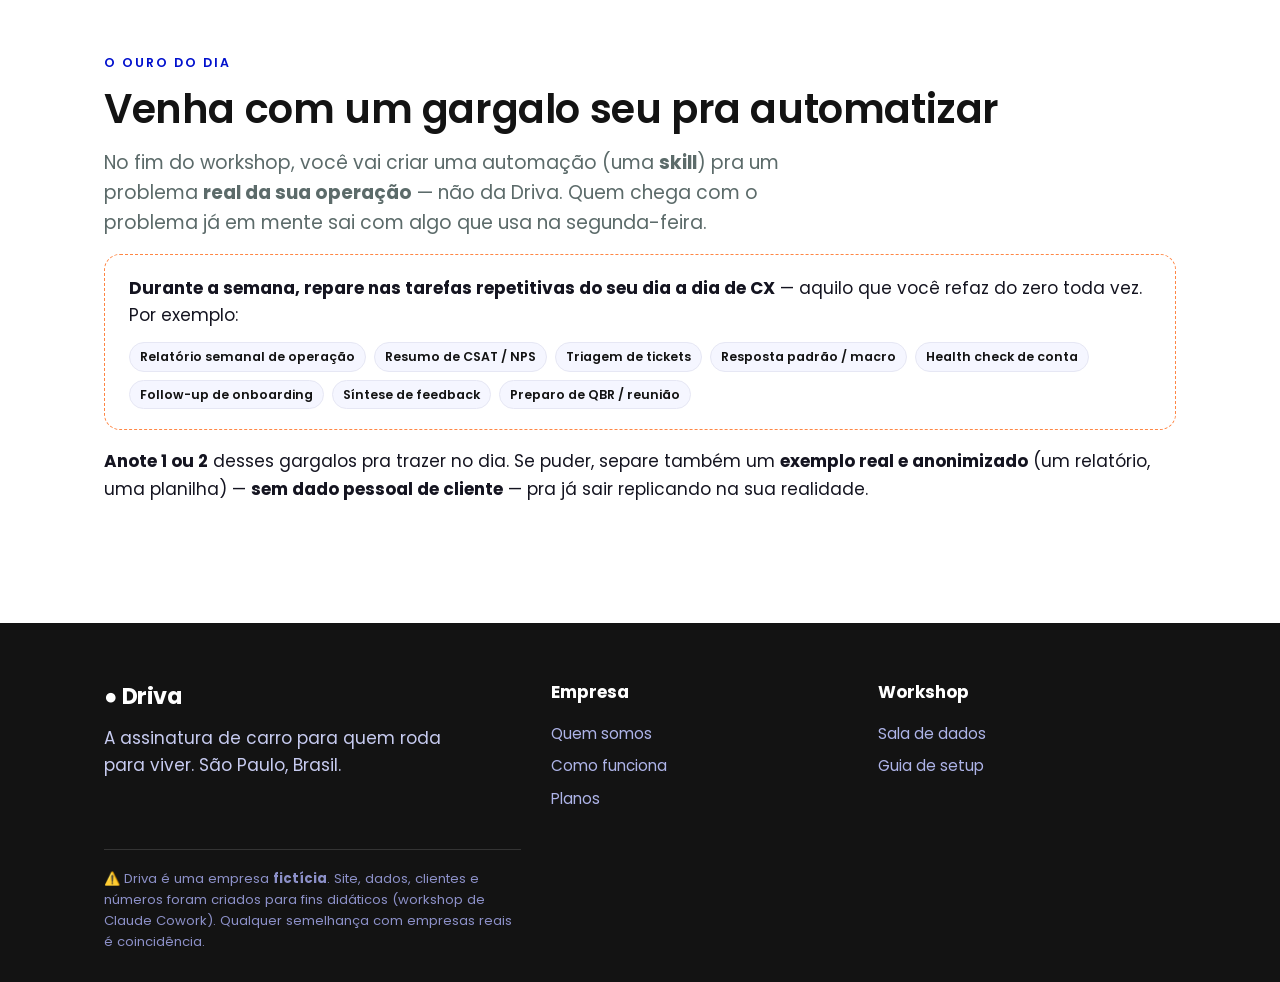
<file: setup.html>
<!DOCTYPE html>
<html lang="pt-BR">
<head>
<meta charset="UTF-8">
<meta name="viewport" content="width=device-width, initial-scale=1.0">
<title>Guia de setup do pré-work — Driva</title>
<link rel="icon" href="assets/favicon.svg" type="image/svg+xml">
<link rel="preconnect" href="https://fonts.googleapis.com">
<link rel="preconnect" href="https://fonts.gstatic.com" crossorigin>
<link href="https://fonts.googleapis.com/css2?family=Inter:wght@400;500;600;700&family=Space+Grotesk:wght@500;600;700&family=Poppins:wght@400;500;600;700;800&display=swap" rel="stylesheet">
<link rel="stylesheet" href="assets/css/style.css">
<link rel="stylesheet" href="assets/css/cxacademy.css">
</head>
<body class="cxa">

<nav class="nav">
  <div class="wrap">
    <a class="brand" href="index.html"><span class="dot"></span>Driva</a>
    <div class="nav-links">
      <a href="index.html">Início</a>
      <a href="como-funciona.html">Como funciona</a>
      <a href="quem-somos.html">Quem somos</a>
      <a href="sala-de-dados.html">Sala de dados</a>
    </div>
    <a class="btn" href="sala-de-dados.html">← Voltar aos downloads</a>
  </div>
</nav>

<header class="phead">
  <div class="wrap">
    <p class="crumb"><a href="index.html">Início</a> › <a href="sala-de-dados.html">Sala de dados</a> › Setup</p>
    <span class="cxa-badge"><span class="sq"></span>Pré-work · Workshop de IA · CS academy</span>
    <h1 style="margin-top:14px">Guia de setup do pré-work</h1>
    <p class="lead">10 minutos agora economizam a sua manhã inteira no workshop. Deixe o ambiente pronto e a pasta organizada antes do dia.</p>
  </div>
</header>

<section class="section">
  <div class="wrap" style="max-width:820px">
    <ol class="slist">
      <li>
        <h3>Confirme seu acesso ao Claude</h3>
        <p>Você precisa de um <b>plano pago elegível do Claude</b> e do <b>Cowork</b> acessível no app de desktop do Claude. Para trabalhar com os arquivos locais do desafio, use o <b>app desktop</b>, abra-o e verifique se consegue iniciar uma sessão do Cowork. Se tiver qualquer problema de acesso, avise a organização <b>antes</b> do dia.</p>
      </li>
      <li>
        <h3>Baixe os 6 materiais principais</h3>
        <p>Vá até a <a href="sala-de-dados.html">Sala de Dados</a> e baixe a base operacional (Excel), os três documentos (PDF), o export de tickets (JSON) e os históricos consolidados (Markdown). O ZIP com um arquivo por cliente é opcional.</p>
      </li>
      <li>
        <h3>Crie a pasta local “Driva - Desafio”</h3>
        <p>No seu computador, crie uma pasta e organize os arquivos exatamente assim:</p>
        <div class="callout" style="margin-top:12px">
          <div class="file-tree" style="font-family:'Space Grotesk',monospace;color:var(--teal-dark);line-height:2">
            📁 <b>Driva - Desafio</b><br>
            &nbsp;&nbsp;📁 dados<br>
            &nbsp;&nbsp;&nbsp;&nbsp;📄 driva_base_operacional.xlsx<br>
            &nbsp;&nbsp;&nbsp;&nbsp;📄 driva_tickets_zendesk_export.json<br>
            &nbsp;&nbsp;📁 documentos<br>
            &nbsp;&nbsp;&nbsp;&nbsp;📄 driva_institucional.pdf<br>
            &nbsp;&nbsp;&nbsp;&nbsp;📄 driva_diretrizes_atendimento_sla.pdf<br>
            &nbsp;&nbsp;&nbsp;&nbsp;📄 driva_ata_operacoes.pdf<br>
            &nbsp;&nbsp;📁 conversas<br>
            &nbsp;&nbsp;&nbsp;&nbsp;📄 driva_historicos_atendimento_churn.md
          </div>
        </div>
      </li>
      <li>
        <h3>Conecte o Cowork à pasta</h3>
        <p>No Cowork, selecione a pasta <code>Driva - Desafio</code> como a pasta de trabalho da sessão. Assim o Claude passa a “enxergar” todos os materiais da empresa de uma vez.</p>
      </li>
      <li>
        <h3>Faça o teste de fumaça</h3>
        <p>Para confirmar que deu tudo certo, peça algo simples ao Cowork, por exemplo:</p>
        <p><code>Quantos clientes ativos a Driva tem na base? E quantos churnaram?</code></p>
        <p>Se o Claude responder com números lendo a planilha, seu ambiente está pronto. 🎉</p>
      </li>
    </ol>

    <div class="note" style="margin-top:26px">
      <b>Regra do dia:</b> no workshop, todos trabalham com os <b>mesmos dados da Driva</b>, no mesmo ritmo, acompanhando o facilitador. Chegar com a pasta pronta é o que garante que você pratique de verdade — e não gaste a manhã só configurando.
    </div>

    <div class="callout" style="margin-top:20px">
      <b>Não precisa resolver o desafio agora.</b> O pré-work é só deixar tudo organizado e conectado. As análises a gente faz junto, ao vivo. Curioso? As dicas abaixo mostram como explorar — sem pressão.
    </div>
  </div>
</section>

<section class="section soft">
  <div class="wrap">
    <p class="eyebrow">Opcional, mas recomendado</p>
    <h2>Como explorar os arquivos</h2>
    <p class="lead">Regra de ouro: explore pra se <b>familiarizar</b>, não pra resolver. Uns 20–30 min, sem pressão. A meta é chegar conhecendo a Driva — a análise pesada a gente faz junto no dia.</p>
    <div class="grid g3" style="margin-top:28px">
      <div class="card"><div class="ic">📖</div><h3>Comece pela história</h3><p>Navegue pelo site (ou o PDF institucional): quem é a Driva, os planos e quem é o cliente. Entenda o negócio antes dos números.</p></div>
      <div class="card"><div class="ic">👀</div><h3>Passe o olho nos dados</h3><p>Abra a planilha e leia primeiro a aba <code>00_leia-me</code> (explica tudo + glossário). Depois só espie as outras abas. Sem cruzar nada ainda.</p></div>
      <div class="card"><div class="ic">💬</div><h3>Leia algumas conversas</h3><p>Abra 2–3 históricos de atendimento (ou o export do Zendesk) e a página do ReclameAí. Leia como conversa de WhatsApp — dá pra sentir o que irrita o cliente.</p></div>
      <div class="card"><div class="ic">🎧</div><h3>Chapéu de CX</h3><p>Leia as diretrizes e os SLAs e se pergunte: <i>a Driva cumpre o que promete?</i> É o olhar que você vai usar no dia.</p></div>
      <div class="card"><div class="ic">💡</div><h3>Chegue com um palpite</h3><p>Anote: <i>por que EU acho que os clientes estão saindo?</i> E 2–3 perguntas que você faria pros dados. Traga isso pro dia.</p></div>
      <div class="card"><div class="ic">⚠️</div><h3>Fique de olho na pegadinha</h3><p>O leia-me avisa: o “motivo do churn” registrado é pouco confiável. Guarde isso — nem todo dado de superfície diz a verdade.</p></div>
    </div>
    <div class="note" style="margin-top:24px"><b>O que NÃO fazer:</b> não tente resolver o case inteiro nem jogar tudo no Cowork agora. A análise pesada — cruzar as tabelas — a gente faz junto no dia. É aí que a mágica acontece.</div>
  </div>
</section>

<section class="section">
  <div class="wrap">
    <p class="eyebrow">O ouro do dia</p>
    <h2>Venha com um gargalo seu pra automatizar</h2>
    <p class="lead">No fim do workshop, você vai criar uma automação (uma <b>skill</b>) pra um problema <b>real da sua operação</b> — não da Driva. Quem chega com o problema já em mente sai com algo que usa na segunda-feira.</p>
    <div class="callout" style="margin-top:8px">
      <p style="margin:0 0 12px"><b>Durante a semana, repare nas tarefas repetitivas do seu dia a dia de CX</b> — aquilo que você refaz do zero toda vez. Por exemplo:</p>
      <div class="tags">
        <span class="tag-s">Relatório semanal de operação</span>
        <span class="tag-s">Resumo de CSAT / NPS</span>
        <span class="tag-s">Triagem de tickets</span>
        <span class="tag-s">Resposta padrão / macro</span>
        <span class="tag-s">Health check de conta</span>
        <span class="tag-s">Follow-up de onboarding</span>
        <span class="tag-s">Síntese de feedback</span>
        <span class="tag-s">Preparo de QBR / reunião</span>
      </div>
    </div>
    <p style="margin-top:18px"><b>Anote 1 ou 2</b> desses gargalos pra trazer no dia. Se puder, separe também um <b>exemplo real e anonimizado</b> (um relatório, uma planilha) — <b>sem dado pessoal de cliente</b> — pra já sair replicando na sua realidade.</p>
  </div>
</section>

<footer class="foot">
  <div class="wrap">
    <div>
      <div class="brand" style="font-family:var(--display);font-weight:700;font-size:1.4rem">● Driva</div>
      <p style="max-width:34ch;margin-top:10px">A assinatura de carro para quem roda para viver. São Paulo, Brasil.</p>
    </div>
    <div><h4>Empresa</h4><a href="quem-somos.html">Quem somos</a><a href="como-funciona.html">Como funciona</a><a href="como-funciona.html">Planos</a></div>
    <div><h4>Workshop</h4><a href="sala-de-dados.html">Sala de dados</a><a href="setup.html">Guia de setup</a></div>
  </div>
  <div class="wrap"><div class="disc">⚠️ Driva é uma empresa <b>fictícia</b>. Site, dados, clientes e números foram criados para fins didáticos (workshop de Claude Cowork). Qualquer semelhança com empresas reais é coincidência.</div></div>
</footer>

</body>
</html>
</file>
<file: assets/css/style.css>
/* ===== Driva — identidade visual (mobilidade moderna e clean) ===== */
:root{
  --teal:#0B7A75; --teal-dark:#0B3B39; --teal-600:#0E6E69;
  --mint:#12B886; --mint-soft:#D7F5EC;
  --bg:#ffffff; --bg-soft:#F1F8F7; --bg-deep:#062B29;
  --ink:#12201F; --muted:#5C6B6A; --line:#E1EEEC;
  --radius:16px; --radius-lg:26px; --shadow:0 10px 30px rgba(11,59,57,.08);
  --shadow-lg:0 24px 60px rgba(11,59,57,.16);
  --sans:'Inter',-apple-system,BlinkMacSystemFont,'Segoe UI',Roboto,Helvetica,Arial,sans-serif;
  --display:'Space Grotesk',var(--sans);
}
*{box-sizing:border-box}
html{scroll-behavior:smooth}
body{margin:0;font-family:var(--sans);color:var(--ink);background:var(--bg);line-height:1.6;
  -webkit-font-smoothing:antialiased;font-size:17px}
a{color:var(--teal-600);text-decoration:none}
img{max-width:100%}
h1,h2,h3{font-family:var(--display);line-height:1.12;letter-spacing:-.02em;margin:0 0 .4em;color:var(--teal-dark)}
h1{font-size:clamp(2.1rem,5vw,3.6rem);font-weight:700}
h2{font-size:clamp(1.6rem,3.4vw,2.5rem);font-weight:600}
h3{font-size:1.2rem;font-weight:600}
p{margin:0 0 1rem}
.wrap{max-width:1120px;margin:0 auto;padding:0 24px}
.section{padding:84px 0}
.section.soft{background:var(--bg-soft)}
.eyebrow{font-family:var(--display);text-transform:uppercase;letter-spacing:.16em;font-size:.78rem;
  font-weight:600;color:var(--mint);margin-bottom:14px}
.lead{font-size:1.18rem;color:var(--muted);max-width:60ch}
.center{text-align:center}.center .lead{margin-inline:auto}

/* ---- nav ---- */
.nav{position:sticky;top:0;z-index:50;background:rgba(255,255,255,.86);backdrop-filter:blur(12px);
  border-bottom:1px solid var(--line)}
.nav .wrap{display:flex;align-items:center;justify-content:space-between;height:70px}
.brand{display:flex;align-items:center;gap:10px;font-family:var(--display);font-weight:700;font-size:1.35rem;
  color:var(--teal-dark);letter-spacing:-.02em}
.brand .dot{width:12px;height:12px;border-radius:50%;background:var(--mint);box-shadow:0 0 0 4px var(--mint-soft)}
.nav-links{display:flex;align-items:center;gap:28px}
.nav-links a{color:var(--ink);font-weight:500;font-size:.98rem}
.nav-links a:hover{color:var(--teal)}
.btn{display:inline-flex;align-items:center;gap:8px;background:var(--teal);color:#fff;border:0;
  padding:12px 22px;border-radius:100px;font-weight:600;font-family:var(--sans);cursor:pointer;
  transition:transform .15s ease,box-shadow .15s ease;font-size:.98rem}
.btn:hover{transform:translateY(-2px);box-shadow:0 10px 24px rgba(11,122,117,.32);color:#fff}
.btn.ghost{background:transparent;color:var(--teal-dark);border:1.5px solid var(--line)}
.btn.ghost:hover{border-color:var(--teal);box-shadow:none}
.btn.big{padding:15px 30px;font-size:1.05rem}
.btn.light{background:#fff;color:var(--teal-dark)}
.btn.disabled{background:#8A9997;color:#fff;cursor:default;pointer-events:none;box-shadow:none;transform:none}

/* ---- hero ---- */
.hero{position:relative;overflow:hidden;background:
   radial-gradient(1200px 500px at 80% -10%,rgba(18,184,134,.16),transparent 60%),
   linear-gradient(180deg,#F7FCFB, #fff)}
.hero .wrap{display:grid;grid-template-columns:1.1fr .9fr;gap:48px;align-items:center;padding-top:70px;padding-bottom:80px}
.hero h1 span{color:var(--teal)}
.hero .cta{display:flex;gap:14px;flex-wrap:wrap;margin-top:26px}
.badge{display:inline-flex;align-items:center;gap:8px;background:var(--mint-soft);color:var(--teal-dark);
  font-weight:600;font-size:.82rem;padding:7px 14px;border-radius:100px;margin-bottom:22px;font-family:var(--display)}
.hero-card{background:var(--teal-dark);border-radius:var(--radius-lg);padding:30px;color:#EAF7F5;box-shadow:var(--shadow-lg);
  background-image:radial-gradient(500px 200px at 100% 0,rgba(18,184,134,.35),transparent)}
.hero-card h3{color:#fff}
.stat-grid{display:grid;grid-template-columns:1fr 1fr;gap:16px;margin-top:8px}
.stat{background:rgba(255,255,255,.06);border:1px solid rgba(255,255,255,.12);border-radius:14px;padding:16px}
.stat b{font-family:var(--display);font-size:1.9rem;color:#fff;display:block;line-height:1}
.stat span{font-size:.82rem;color:#A9D6D0}

/* ---- generic cards ---- */
.grid{display:grid;gap:22px}
.g3{grid-template-columns:repeat(3,1fr)}
.g2{grid-template-columns:repeat(2,1fr)}
.g4{grid-template-columns:repeat(4,1fr)}
.card{background:#fff;border:1px solid var(--line);border-radius:var(--radius);padding:26px;box-shadow:var(--shadow)}
.card .ic{width:46px;height:46px;border-radius:12px;background:var(--mint-soft);display:grid;place-items:center;margin-bottom:14px}
.card h3{margin-bottom:6px}
.card p{color:var(--muted);margin:0;font-size:.98rem}
.kpis{display:grid;grid-template-columns:repeat(4,1fr);gap:18px;text-align:center}
.kpis .k b{font-family:var(--display);font-size:2.4rem;color:var(--teal);display:block;line-height:1}
.kpis .k span{color:var(--muted);font-size:.9rem}

/* ---- steps ---- */
.steps{counter-reset:s;display:grid;grid-template-columns:repeat(4,1fr);gap:22px}
.step{position:relative;padding-top:8px}
.step .n{counter-increment:s;font-family:var(--display);font-weight:700;color:var(--mint);font-size:1.1rem}
.step .n::before{content:"0" counter(s)}
.step h3{font-size:1.05rem;margin:.4rem 0 .3rem}
.step p{color:var(--muted);font-size:.95rem;margin:0}

/* ---- pricing ---- */
.price{display:grid;grid-template-columns:1fr 1fr;gap:22px}
.plan{border:1.5px solid var(--line);border-radius:var(--radius-lg);padding:30px;background:#fff;position:relative}
.plan.featured{border-color:var(--teal);box-shadow:var(--shadow-lg)}
.plan .tag{position:absolute;top:-13px;right:24px;background:var(--teal);color:#fff;font-size:.75rem;font-weight:600;
  padding:5px 12px;border-radius:100px;font-family:var(--display)}
.plan .amt{font-family:var(--display);font-size:2.6rem;color:var(--teal-dark);font-weight:700}
.plan .amt small{font-size:.95rem;color:var(--muted);font-weight:500}
.plan ul{list-style:none;padding:0;margin:16px 0 0}
.plan li{padding:8px 0 8px 28px;position:relative;color:var(--ink);border-top:1px solid var(--line)}
.plan li::before{content:"";position:absolute;left:0;top:14px;width:16px;height:16px;border-radius:50%;
  background:var(--mint-soft) url("data:image/svg+xml;utf8,<svg xmlns='http://www.w3.org/2000/svg' viewBox='0 0 24 24' fill='none' stroke='%230B7A75' stroke-width='3'><path d='M20 6L9 17l-5-5'/></svg>") center/11px no-repeat}

/* ---- persona ---- */
.persona{display:flex;gap:20px;align-items:flex-start;background:#fff;border:1px solid var(--line);
  border-radius:var(--radius);padding:26px;box-shadow:var(--shadow)}
.persona .av{flex:0 0 64px;height:64px;border-radius:16px;display:grid;place-items:center;font-size:30px;background:var(--mint-soft)}
.persona h3{margin-bottom:4px}.persona p{margin:0;color:var(--muted);font-size:.96rem}
.tags{display:flex;gap:8px;flex-wrap:wrap;margin-top:10px}
.tag-s{background:var(--bg-soft);border:1px solid var(--line);color:var(--teal-dark);font-size:.78rem;
  padding:4px 10px;border-radius:100px;font-weight:600}

/* ---- data room ---- */
.brief{background:var(--teal-dark);color:#EAF7F5;border-radius:var(--radius-lg);padding:38px;box-shadow:var(--shadow-lg);
  background-image:radial-gradient(600px 240px at 100% 0,rgba(18,184,134,.30),transparent)}
.brief h2{color:#fff}
.brief .q{display:flex;gap:14px;padding:14px 0;border-top:1px solid rgba(255,255,255,.14)}
.brief .q b{font-family:var(--display);color:var(--mint);font-size:1.3rem;flex:0 0 auto}
.brief .q p{margin:0;color:#DCEFEC}
.dl-grid{display:grid;grid-template-columns:1fr 1fr;gap:20px;margin-top:26px}
.dl{display:flex;gap:16px;align-items:center;background:#fff;border:1px solid var(--line);border-radius:var(--radius);
  padding:20px;box-shadow:var(--shadow);transition:transform .15s,box-shadow .15s}
.dl:hover{transform:translateY(-3px);box-shadow:var(--shadow-lg)}
.dl .ft{flex:0 0 52px;height:52px;border-radius:12px;display:grid;place-items:center;font-family:var(--display);
  font-weight:700;font-size:.8rem;color:#fff}
.ft.xls{background:#127c4a}.ft.pdf{background:#c0392b}
.dl h3{margin:0 0 3px;font-size:1.02rem}.dl p{margin:0;color:var(--muted);font-size:.86rem}
.dl .go{margin-left:auto;color:var(--teal);font-weight:700;font-size:1.4rem}
.note{background:var(--mint-soft);border-left:4px solid var(--teal);border-radius:12px;padding:16px 20px;color:var(--teal-dark);
  font-size:.95rem}

/* ---- setup / steps list ---- */
.slist{counter-reset:sl;list-style:none;padding:0;margin:0;display:grid;gap:16px}
.slist li{counter-increment:sl;background:#fff;border:1px solid var(--line);border-radius:var(--radius);
  padding:22px 24px 22px 66px;position:relative;box-shadow:var(--shadow)}
.slist li::before{content:counter(sl);position:absolute;left:20px;top:20px;width:32px;height:32px;border-radius:50%;
  background:var(--teal);color:#fff;font-family:var(--display);font-weight:700;display:grid;place-items:center}
.slist h3{margin:0 0 4px}.slist p{margin:0;color:var(--muted)}
.slist,.slist li{min-width:0}
.file-tree{overflow-wrap:anywhere;word-break:break-word}
code{background:#062B29;color:#9BEFD8;padding:2px 8px;border-radius:6px;font-size:.9em;font-family:'Space Grotesk',monospace}
.callout{border:1px dashed var(--teal);border-radius:var(--radius);padding:20px 24px;background:#fff}

/* ---- svg chart helpers ---- */
.chartcard{background:#fff;border:1px solid var(--line);border-radius:var(--radius);padding:24px;box-shadow:var(--shadow)}
.chartcard h3{font-size:1.05rem;margin-bottom:2px}
.chartcard .cap{color:var(--muted);font-size:.85rem;margin-bottom:12px}

/* ---- page header ---- */
.phead{background:linear-gradient(180deg,#F7FCFB,#fff);border-bottom:1px solid var(--line);padding:52px 0 40px}
.crumb{color:var(--muted);font-size:.85rem;margin-bottom:8px}

/* ---- footer ---- */
.foot{background:var(--bg-deep);color:#BFE0DB;padding:56px 0 30px;margin-top:20px}
.foot .wrap{display:grid;grid-template-columns:1.4fr 1fr 1fr;gap:30px}
.foot h4{color:#fff;font-family:var(--display);margin:0 0 12px}
.foot a{display:block;color:#9FCFC8;padding:4px 0;font-size:.95rem}
.foot .brand{color:#fff}
.disc{border-top:1px solid rgba(255,255,255,.12);margin-top:34px;padding-top:18px;font-size:.82rem;color:#7FB3AC}

@media(max-width:900px){
  .hero .wrap,.foot .wrap{grid-template-columns:1fr}
  .g3,.g4,.steps,.kpis,.price,.dl-grid{grid-template-columns:1fr 1fr}
  .nav-links{display:none}
}
@media(max-width:560px){
  .g3,.g4,.steps,.kpis,.price,.dl-grid,.g2{grid-template-columns:1fr}
  .section{padding:56px 0}
  .slist li{padding:20px 18px 20px 60px}
  .file-tree{font-size:.82rem;line-height:1.75!important}
}
</file>
<file: assets/css/cxacademy.css>
/* ============================================================
   CX Academy — skin da "Área do analista" (camada do workshop)
   Aplicado só nas páginas do participante (Sala de Dados, Setup)
   e na faixa-portal da home. Não altera a marca Driva (style.css).

   Paleta CX Academy
   Azul Elétrico #0010CD · Ônix #131313 · Ciano Celeste #5FF7FF
   Magenta #FF2A79 · Tangerina #FF8644 · Fonte: Poppins
   ============================================================ */

/* Re-mapeia as variáveis da Driva para a marca CX Academy.
   Como o style.css usa var(--*), todos os componentes se re-tematizam. */
body.cxa{
  --teal:#0010CD;          /* ação primária (botões, links, números) */
  --teal-dark:#131313;     /* superfícies escuras e títulos → Ônix   */
  --teal-600:#0010CD;
  --mint:#0010CD;          /* acento sobre fundo claro → Azul (legível) */
  --mint-soft:#E7E9FF;     /* tint azul bem claro */
  --bg-soft:#F5F6FF;       /* fundo de seção suave */
  --bg-deep:#131313;       /* rodapé Ônix */
  --ink:#141420;
  --line:#E6E7F4;
  --sans:'Poppins',-apple-system,BlinkMacSystemFont,'Segoe UI',Roboto,Helvetica,Arial,sans-serif;
  --display:'Poppins',var(--sans);
}

/* Títulos com o peso encorpado da Poppins */
body.cxa h1,body.cxa h2,body.cxa h3{letter-spacing:-.01em}
body.cxa h1{font-weight:700}

/* Cabeçalho de página com brilho azul (não mais verde) */
body.cxa .phead{background:linear-gradient(180deg,#F5F6FF,#fff)}

/* ---- superfícies escuras: Ônix + acento Ciano Celeste ---- */
body.cxa .brief{
  background-color:#131313;
  background-image:radial-gradient(600px 240px at 100% 0,rgba(0,16,205,.55),transparent);
}
body.cxa .brief h2{color:#fff}
body.cxa .brief .eyebrow{color:#5FF7FF !important}   /* vence o style inline */
body.cxa .brief .q b{color:#5FF7FF}
body.cxa .brief p{color:#E7E9FF !important}

/* Blocos de destaque puxam as cores secundárias:
   avisos (⚠️) em Magenta, dicas em Tangerina */
body.cxa .note{border-left-color:#FF2A79}
body.cxa .callout{border-color:#FF8644}

/* Código com fundo Ônix + texto Ciano */
body.cxa code{background:#131313;color:#5FF7FF}

/* Rodapé Ônix com textos em azul-claro */
body.cxa .foot{color:#C7CBF0}
body.cxa .foot a{color:#AEB4E8}
body.cxa .foot a:hover{color:#fff}
body.cxa .disc{color:#8C90C8;border-top-color:rgba(255,255,255,.14)}

/* Selo de co-marca no topo (Pré-work · CX Academy) */
.cxa-badge{
  display:inline-flex;align-items:center;gap:8px;
  font-family:'Poppins',sans-serif;font-weight:600;font-size:.82rem;
  color:#0010CD;background:#E7E9FF;border:1px solid #D5D9FF;
  padding:5px 12px;border-radius:100px;letter-spacing:.01em;
}
.cxa-badge .sq{width:12px;height:12px;border-radius:3px;background:#0010CD;
  box-shadow:2px 2px 0 #5FF7FF}

/* ============================================================
   Faixa-portal na HOME (sem body.cxa): espelha o header do
   one-pager oficial da CS academy — Ônix→Azul, logo, pills e
   linha de acento. Ponte da fic\00e7\00e3o Driva para o workshop.
   ============================================================ */
.cxa-band{
  position:relative;overflow:hidden;color:#fff;border-radius:26px;
  padding:40px 40px 44px;
  background:linear-gradient(118deg,#0B0B18 0%,#0A138C 52%,#0010CD 100%);
  font-family:'Poppins',-apple-system,BlinkMacSystemFont,'Segoe UI',sans-serif;
  box-shadow:0 24px 60px rgba(0,16,205,.30);
}
.cxa-band::after{                     /* brilho ciano no canto, como no one-pager */
  content:"";position:absolute;inset:0;pointer-events:none;
  background:radial-gradient(640px 280px at 90% -20%,rgba(95,247,255,.30),transparent 60%);
}
.cxa-band>*{position:relative;z-index:1}

/* linha multicolor de acento na base (ciano→azul→magenta→tangerina) */
.cxa-accent{position:absolute;left:0;right:0;bottom:0;height:5px;z-index:2;
  background:linear-gradient(90deg,#5FF7FF 0%,#0010CD 42%,#FF2A79 74%,#FF8644 100%)}

/* topo: logo à esquerda, pills à direita */
.cxa-top{display:flex;align-items:center;justify-content:space-between;gap:18px;
  flex-wrap:wrap;margin-bottom:26px}
.cxa-logo{display:inline-flex;align-items:center;gap:10px;color:#fff}
.cxa-logo svg{width:36px;height:36px;flex:0 0 auto}
.cxa-logo .wm{font-weight:800;font-size:1.18rem;letter-spacing:.01em;line-height:1}
.cxa-logo .wm .lt{font-weight:400;opacity:.92;border-left:2px solid rgba(255,255,255,.45);
  padding-left:9px;margin-left:9px}
.cxa-pills{display:flex;gap:8px;flex-wrap:wrap}
.cxa-pills .pill{font-weight:600;font-size:.74rem;line-height:1;padding:7px 13px;
  border-radius:100px;white-space:nowrap}
.pill-cyan{background:#5FF7FF;color:#001519}
.pill-ghost{background:rgba(255,255,255,.12);color:#fff;box-shadow:inset 0 0 0 1px rgba(255,255,255,.28)}
.pill-mag{background:#FF2A79;color:#fff}

.cxa-band .eyebrow{text-transform:uppercase;letter-spacing:.16em;font-size:.76rem;
  font-weight:600;color:#5FF7FF;margin-bottom:12px}
.cxa-band h2{color:#fff;font-weight:700;font-size:clamp(1.7rem,3.6vw,2.6rem);
  letter-spacing:-.01em;margin:0 0 6px;max-width:20ch}
.cxa-tag{color:#9FE9F0;font-weight:500;font-size:1.05rem;margin:0 0 16px}
.cxa-band .lead{color:#D7DBFF;max-width:62ch;margin:0}
.cxa-band .btn.light{background:#fff;color:#0010CD;margin-top:24px;
  transition:transform .15s ease,box-shadow .15s ease}
.cxa-band .btn.light:hover{transform:translateY(-2px);
  box-shadow:0 12px 28px rgba(95,247,255,.40);color:#0010CD}

@media(max-width:560px){
  .cxa-band{padding:30px 24px 34px}
  .cxa-top{margin-bottom:20px}
}
</file>
